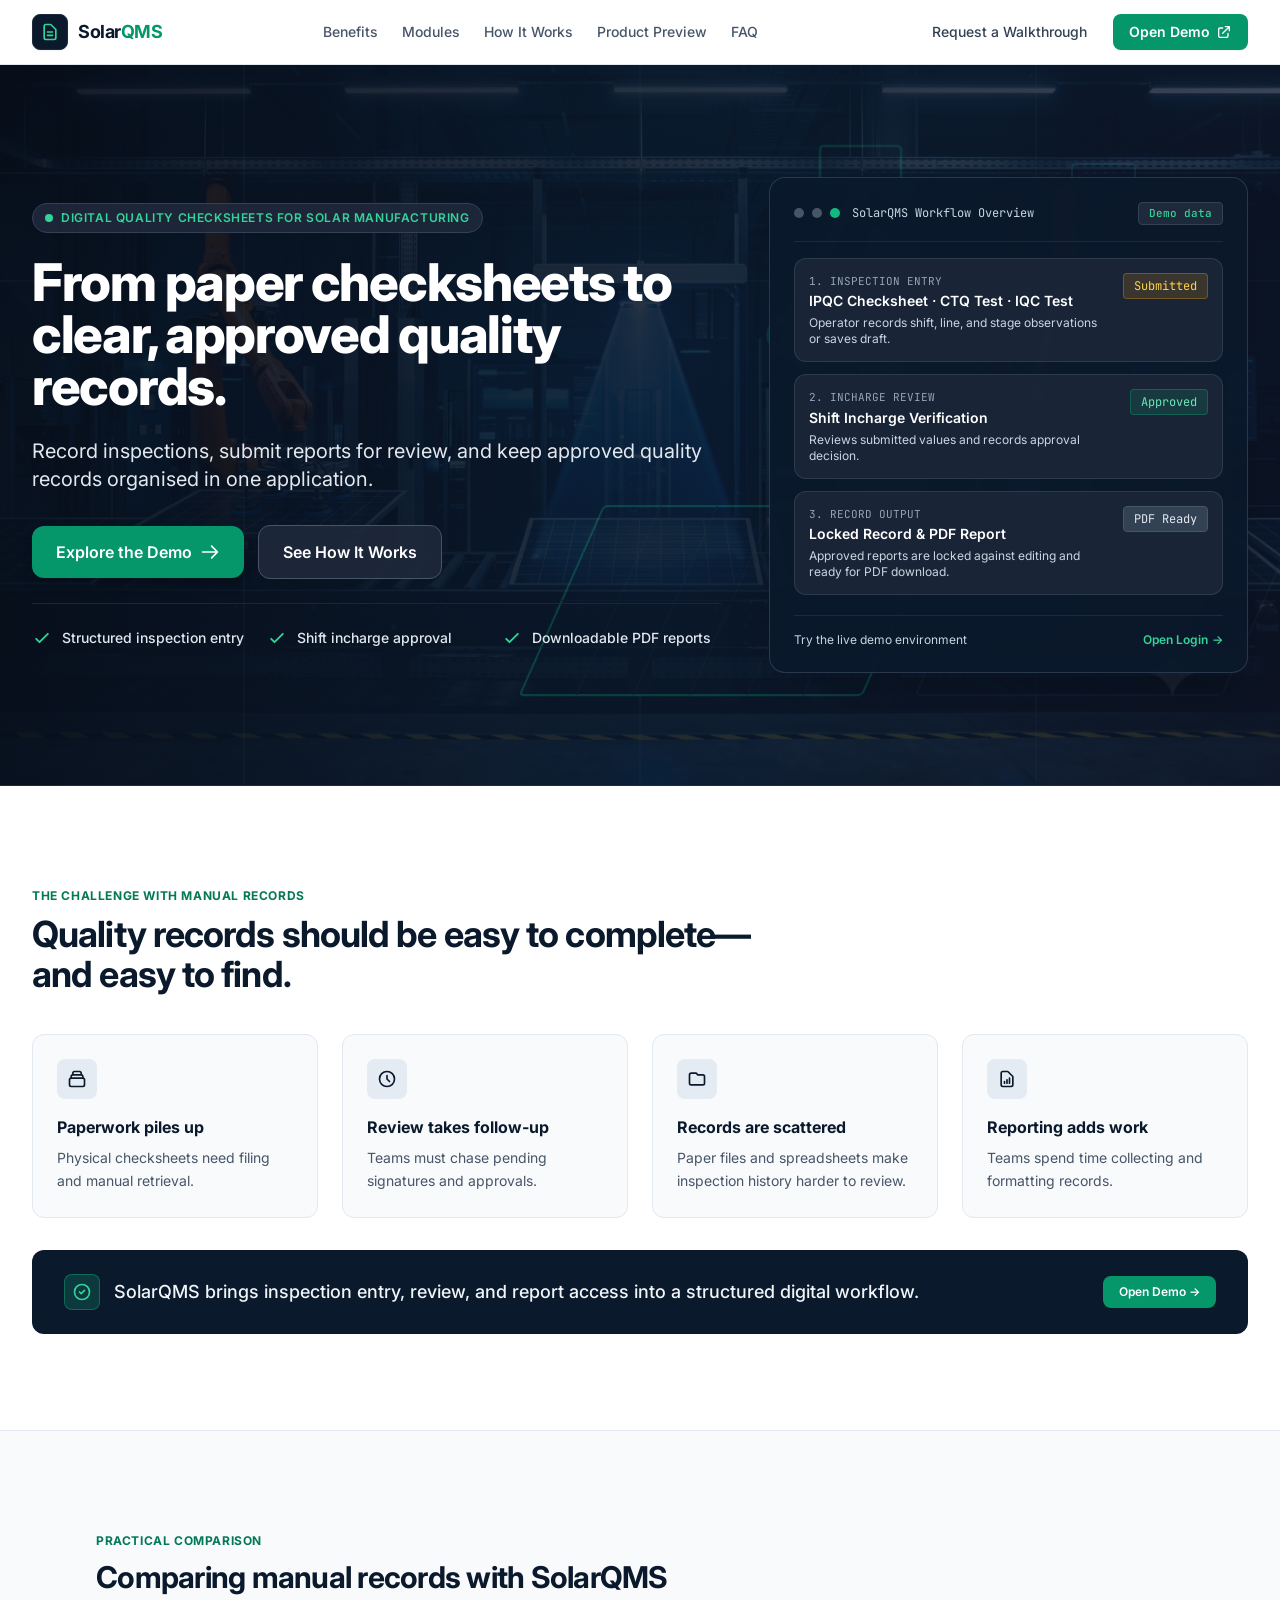
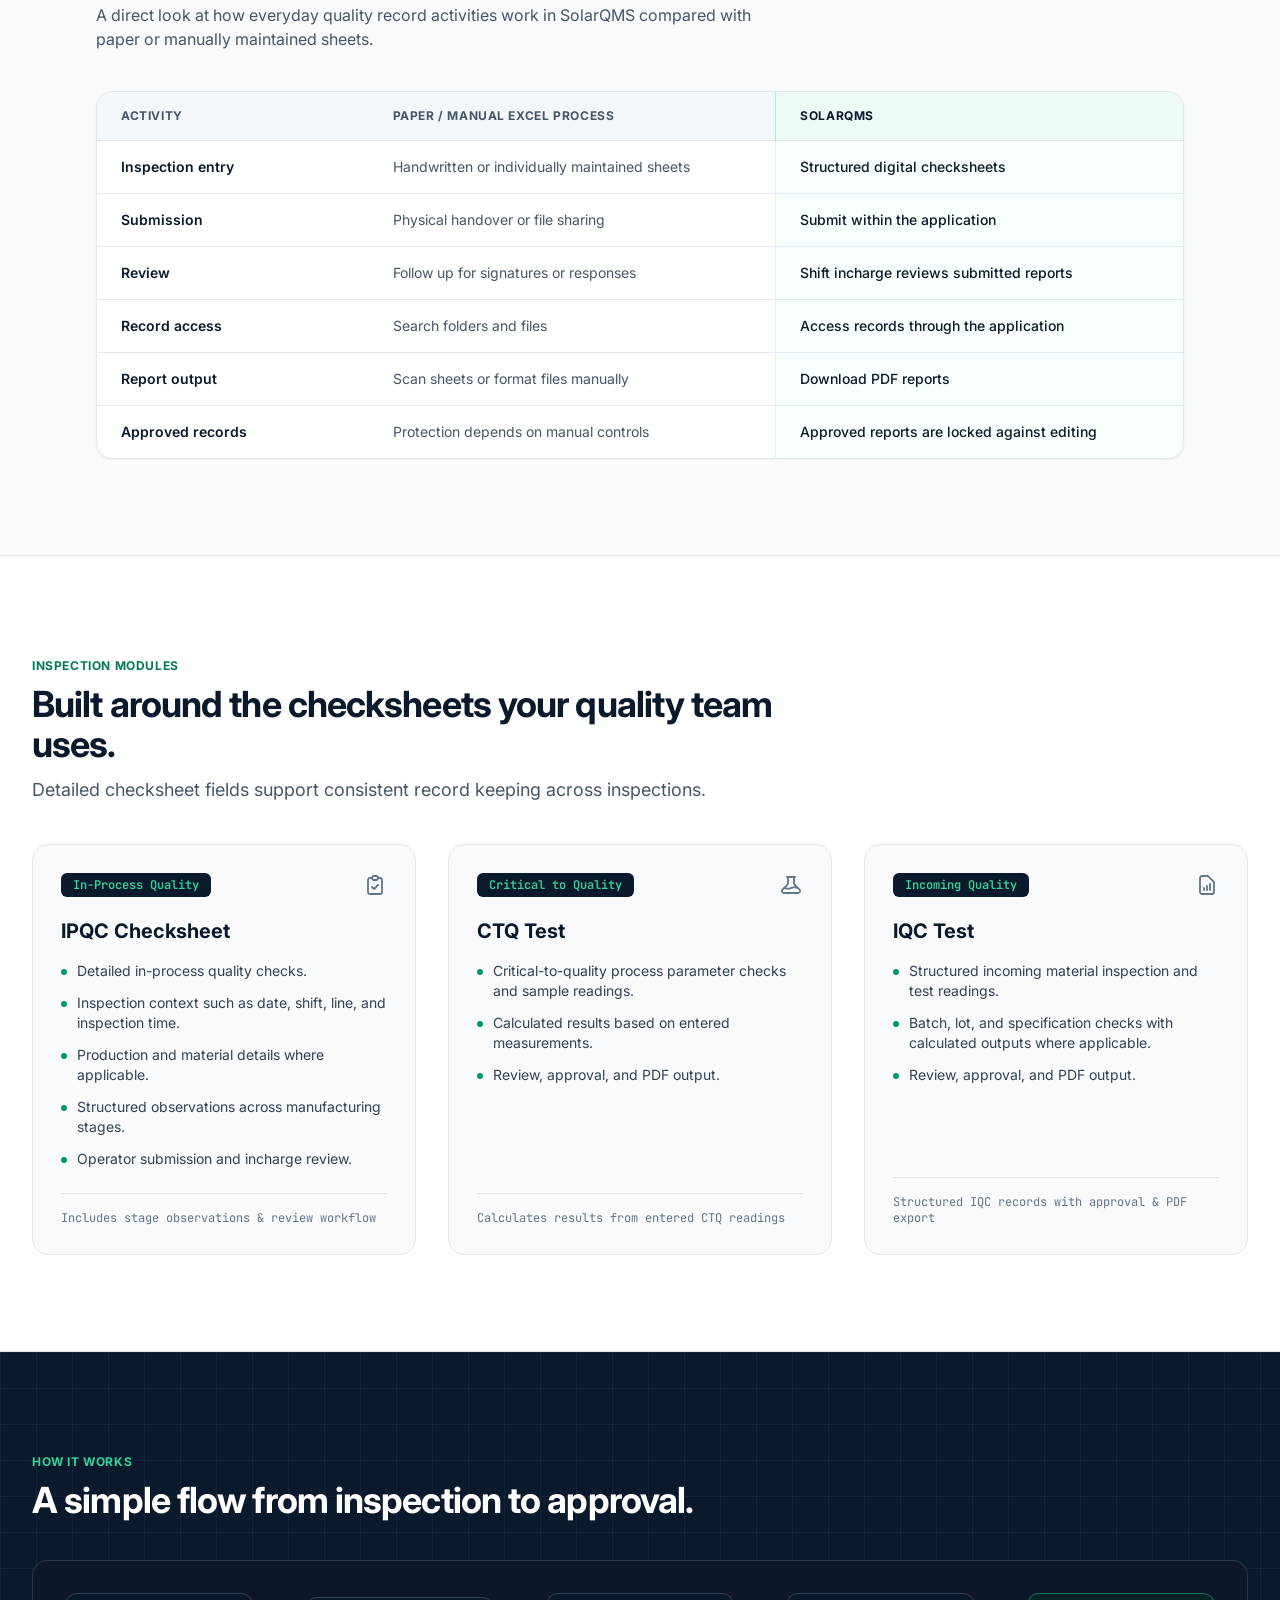
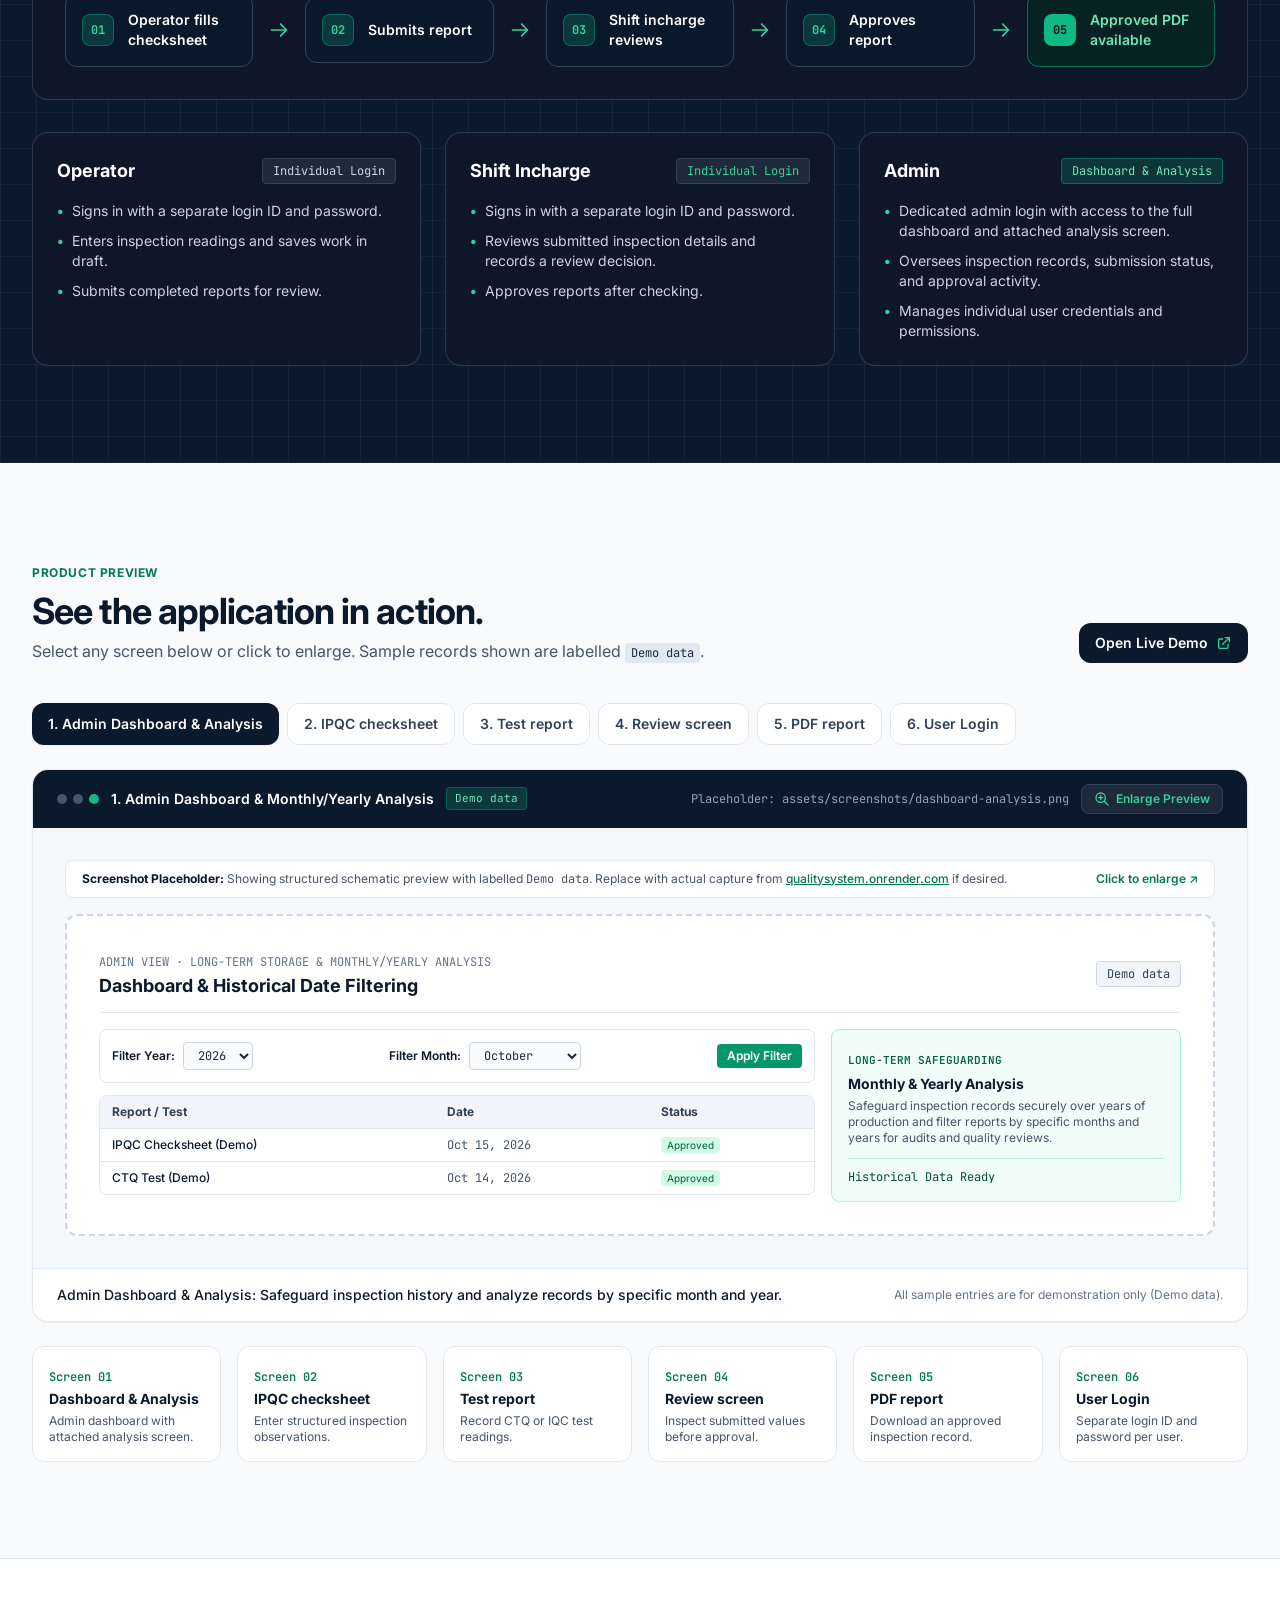
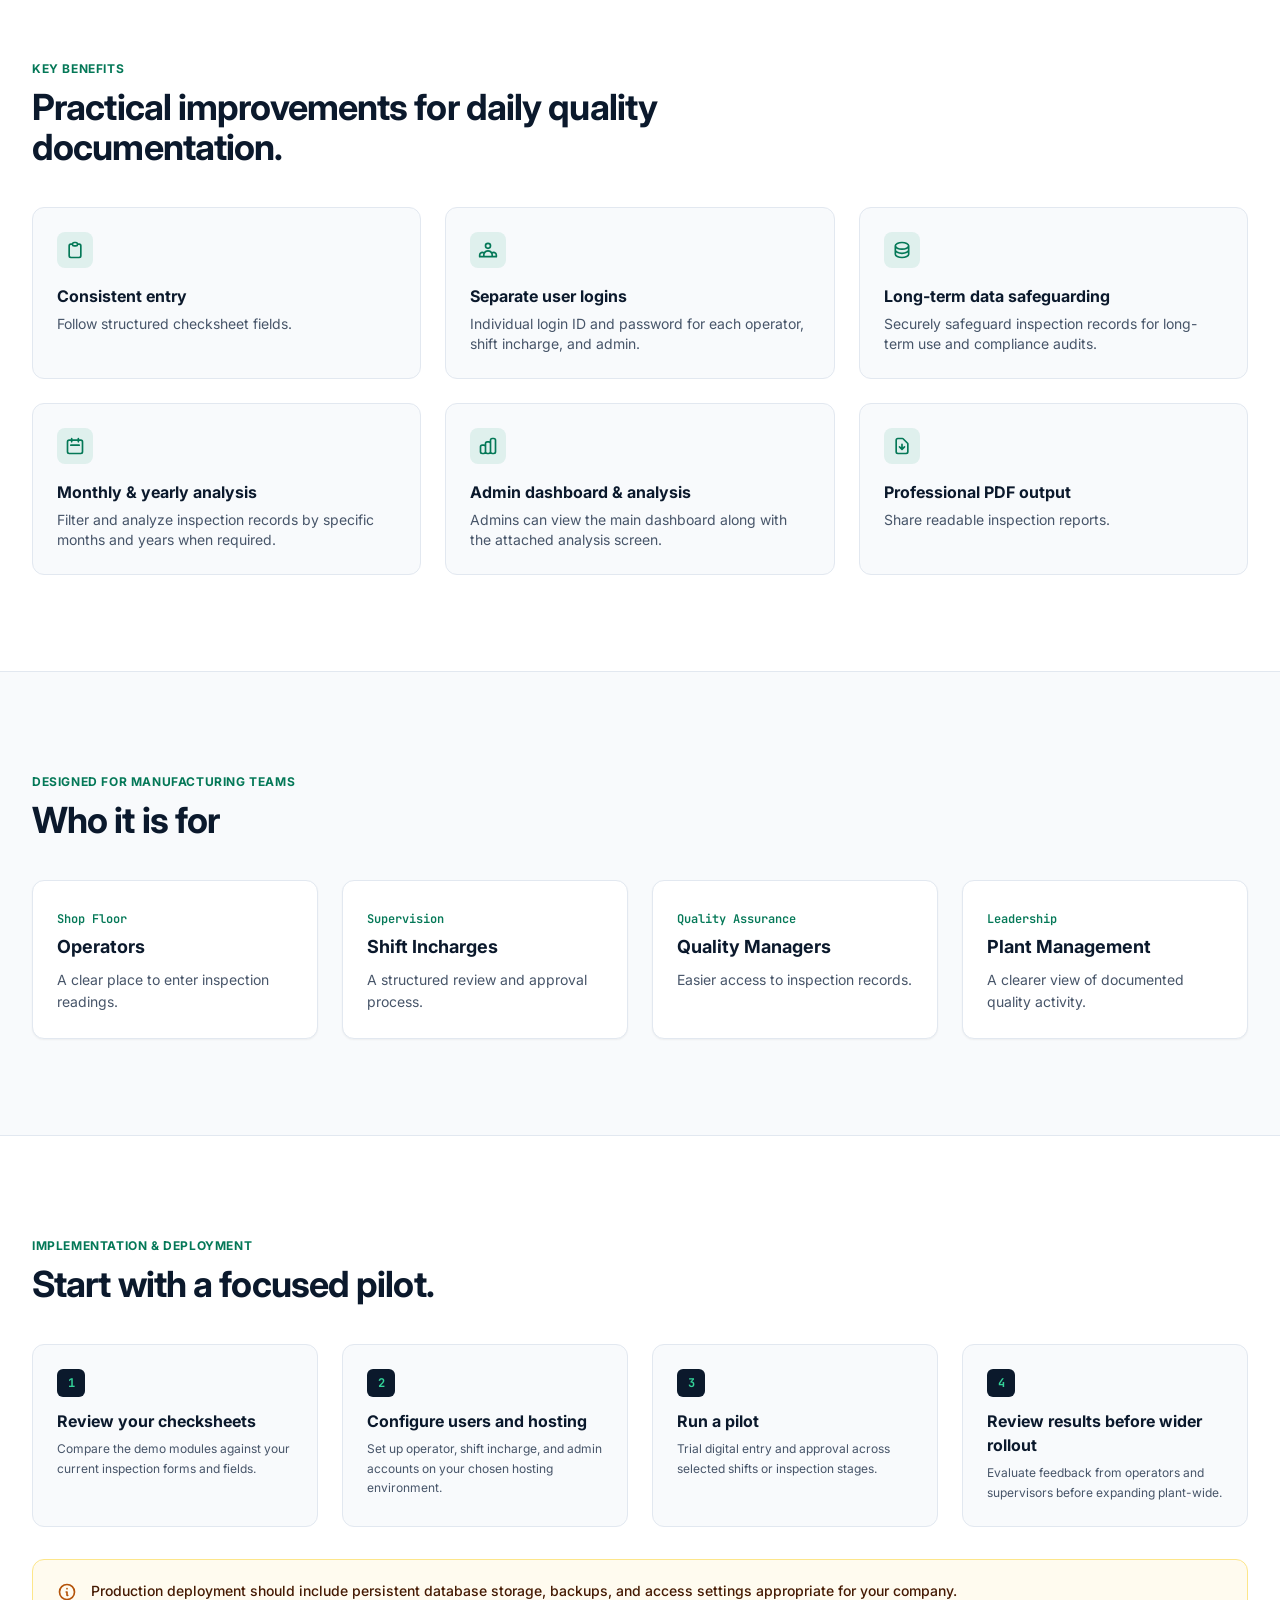
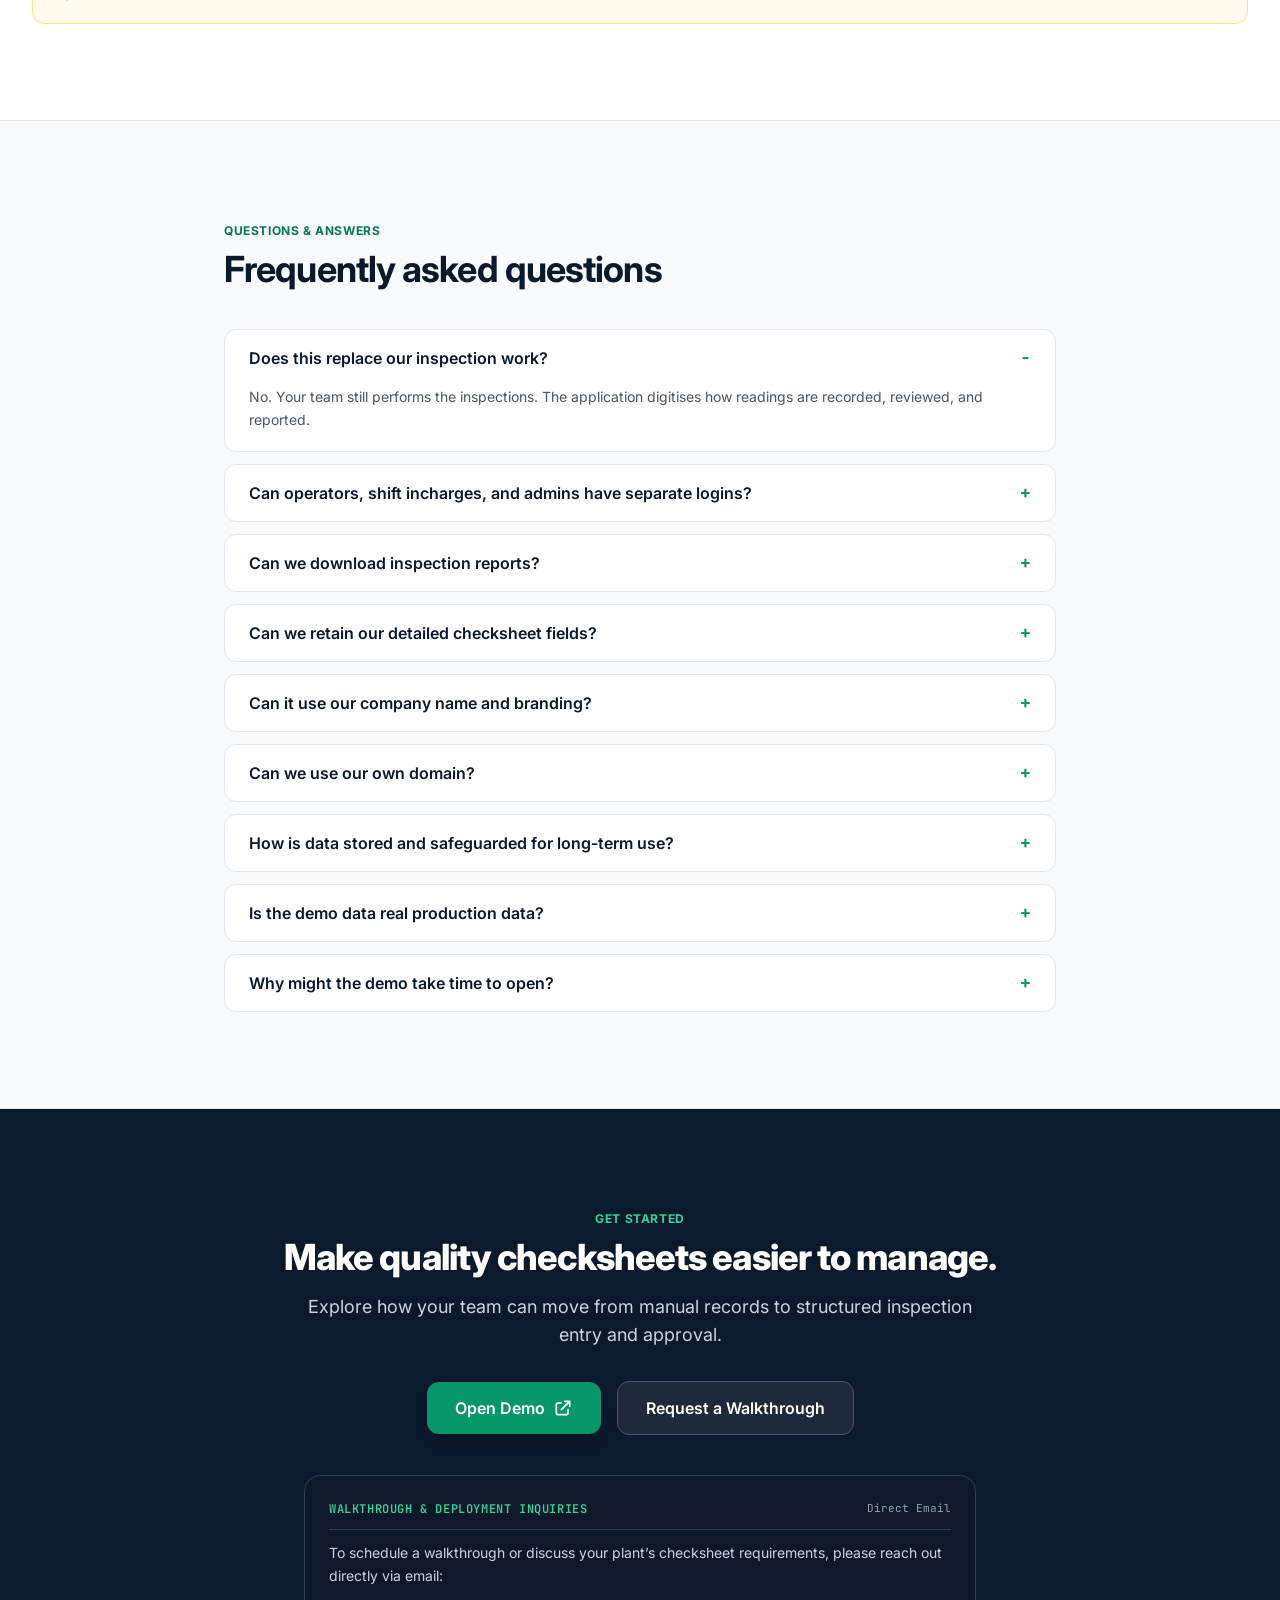
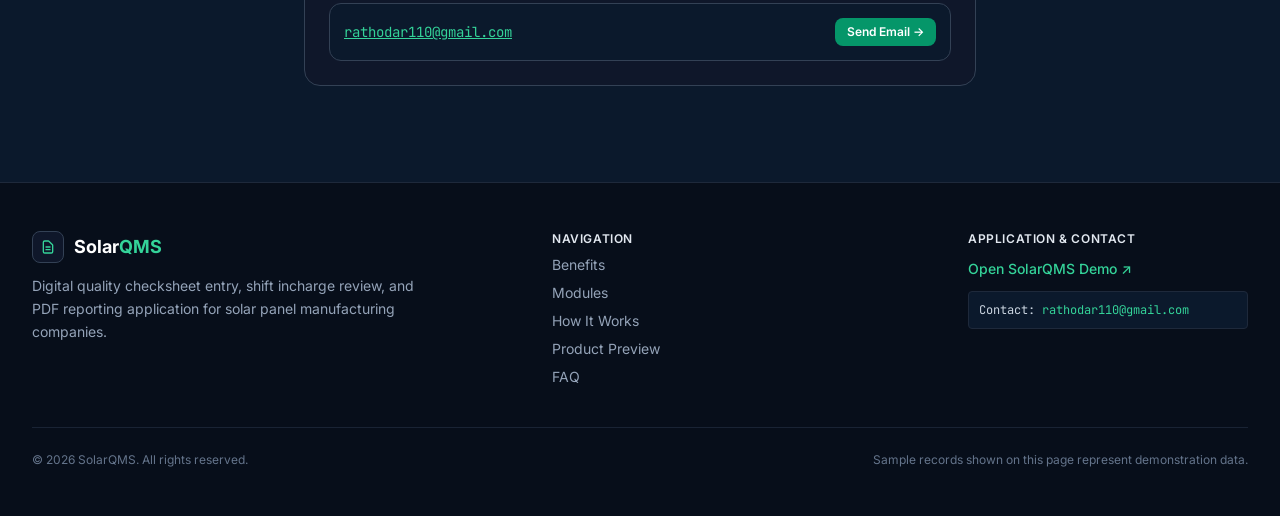
<file: marketing/vedtechnologies-site/index.html>
<!DOCTYPE html>
<html lang="en" class="scroll-smooth">
<head>
    <meta charset="UTF-8">
    <meta name="viewport" content="width=device-width, initial-scale=1.0">
    <title>SolarQMS | Digital Quality Checksheets for Solar Manufacturing</title>
    <meta name="description" content="Digitise solar manufacturing checksheets with structured inspection entry, shift incharge review, and downloadable PDF reports. Explore the SolarQMS demo.">
    
    <!-- Open Graph / Social Sharing Metadata -->
    <meta property="og:type" content="website">
    <meta property="og:title" content="SolarQMS | Digital Quality Checksheets for Solar Manufacturing">
    <meta property="og:description" content="Digitise solar manufacturing checksheets with structured inspection entry, shift incharge review, and downloadable PDF reports. Explore the SolarQMS demo.">
    <meta property="og:site_name" content="SolarQMS">
    <meta name="twitter:card" content="summary_large_image">
    <meta name="twitter:title" content="SolarQMS | Digital Quality Checksheets for Solar Manufacturing">
    <meta name="twitter:description" content="Record inspections, submit reports for review, and keep approved quality records organised in one application.">

    <!-- Inline SVG Favicon (Emerald & Deep Navy Checksheet Emblem) -->
    <link rel="icon" type="image/svg+xml" href="data:image/svg+xml,%3Csvg xmlns='http://www.w3.org/2000/svg' viewBox='0 0 32 32'%3E%3Crect width='32' height='32' rx='6' fill='%230F172A'/%3E%3Cpath d='M9 9h14v14H9z' fill='none' stroke='%2310B981' stroke-width='2'/%3E%3Cpath d='M12 16l3 3 5-6' fill='none' stroke='%2310B981' stroke-width='2.5' stroke-linecap='round' stroke-linejoin='round'/%3E%3C/svg%3E">

    <!-- Google Fonts: Inter & JetBrains Mono -->
    <link rel="preconnect" href="https://fonts.googleapis.com">
    <link rel="preconnect" href="https://fonts.gstatic.com" crossorigin>
    <link href="https://fonts.googleapis.com/css2?family=Inter:wght@400;500;600;700;800&family=JetBrains+Mono:wght@400;500;600&display=swap" rel="stylesheet">

    <!-- Tailwind CSS CDN -->
    <script src="assets/tailwind.js"></script>
    <script>
        tailwind.config = {
            theme: {
                extend: {
                    fontFamily: {
                        sans: ['Inter', 'system-ui', '-apple-system', 'sans-serif'],
                        mono: ['JetBrains Mono', 'monospace'],
                    },
                    colors: {
                        navy: {
                            950: '#070E1A',
                            900: '#0B192C',
                            800: '#0F172A',
                            700: '#1E293B',
                            600: '#334155',
                        }
                    }
                }
            }
        }
    </script>

    <style>
        /* Respect Reduced Motion Preferences */
        @media (prefers-reduced-motion: reduce) {
            html {
                scroll-behavior: auto !important;
            }
            *, *::before, *::after {
                animation-duration: 0.01ms !important;
                animation-iteration-count: 1 !important;
                transition-duration: 0.01ms !important;
                scroll-behavior: auto !important;
            }
        }

        /* High-Contrast Keyboard Focus Ring */
        :focus-visible {
            outline: 2px solid #10B981;
            outline-offset: 2px;
        }

        /* Hero Industrial Background Layer
           NOTE FOR DEPLOYMENT: If you have a local hero image file (e.g. assets/hero-solar-robotics.jpg),
           replace the url() in .hero-bg-image below. A built-in SVG industrial solar manufacturing
           line with robotic arms and solar panels is layered underneath so the hero always renders cleanly. */
        .hero-bg-image {
            background-color: #070E1A;
            background-image: 
                linear-gradient(105deg, rgba(7, 14, 26, 0.94) 0%, rgba(11, 25, 44, 0.88) 55%, rgba(15, 23, 42, 0.78) 100%),
                url('assets/hero-solar-manufacturing.webp');
            background-size: cover;
            background-position: center;
        }

        /* Subtle Industrial Blueprint Grid */
        .industrial-grid {
            background-size: 36px 36px;
            background-image: 
                linear-gradient(to right, rgba(148, 163, 184, 0.08) 1px, transparent 1px),
                linear-gradient(to bottom, rgba(148, 163, 184, 0.08) 1px, transparent 1px);
        }
    </style>
</head>
<body class="bg-slate-50 text-slate-900 font-sans antialiased selection:bg-emerald-500 selection:text-white">

    <!-- Skip to Content Link for Keyboard Accessibility -->
    <a href="#main-content" class="sr-only focus:not-sr-only focus:fixed focus:top-3 focus:left-3 focus:z-50 focus:px-4 focus:py-2 focus:bg-emerald-600 focus:text-white focus:font-semibold focus:rounded-lg shadow-lg">
        Skip to main content
    </a>

    <!-- =====================================================================
         3. NAVIGATION (COMPACT & STICKY HEADER)
    ====================================================================== -->
    <header class="sticky top-0 z-40 bg-white/95 backdrop-blur-md border-b border-slate-200">
        <div class="max-w-7xl mx-auto px-4 sm:px-6 lg:px-8 h-16 flex items-center justify-between">
            <!-- Logo: SolarQMS -->
            <a href="#" class="flex items-center gap-2.5 group focus:outline-none" aria-label="SolarQMS Home">
                <div class="w-9 h-9 rounded-lg bg-navy-900 flex items-center justify-center text-emerald-400 border border-slate-800 shadow-sm group-hover:bg-navy-800 transition-colors">
                    <svg class="w-5 h-5" fill="none" viewBox="0 0 24 24" stroke="currentColor" stroke-width="2" aria-hidden="true">
                        <path stroke-linecap="round" stroke-linejoin="round" d="M9 12h6m-6 4h6m2 5H7a2 2 0 01-2-2V5a2 2 0 012-2h5.586a1 1 0 01.707.293l5.414 5.414a1 1 0 01.293.707V19a2 2 0 01-2 2z" />
                    </svg>
                </div>
                <span class="font-bold text-lg tracking-tight text-navy-900">
                    Solar<span class="text-emerald-600">QMS</span>
                </span>
            </a>

            <!-- Desktop Navigation Links -->
            <nav class="hidden md:flex items-center gap-6 text-sm font-medium text-slate-600" aria-label="Primary Navigation">
                <a href="#benefits" class="hover:text-emerald-600 transition-colors py-1">Benefits</a>
                <a href="#modules" class="hover:text-emerald-600 transition-colors py-1">Modules</a>
                <a href="#how-it-works" class="hover:text-emerald-600 transition-colors py-1">How It Works</a>
                <a href="#product-preview" class="hover:text-emerald-600 transition-colors py-1">Product Preview</a>
                <a href="#faq" class="hover:text-emerald-600 transition-colors py-1">FAQ</a>
            </nav>

            <!-- Desktop Action Buttons -->
            <div class="hidden md:flex items-center gap-3">
                <a href="mailto:rathodar110@gmail.com?subject=SolarQMS%20Walkthrough%20Request" class="px-3.5 py-2 rounded-lg text-sm font-medium text-slate-700 hover:text-navy-900 hover:bg-slate-100 transition-colors">
                    Request a Walkthrough
                </a>
                <a href="https://qualitysystem.onrender.com/login" target="_blank" rel="noopener noreferrer" class="inline-flex items-center gap-1.5 px-4 py-2 rounded-lg text-sm font-semibold bg-emerald-600 text-white hover:bg-emerald-500 transition-colors shadow-sm">
                    <span>Open Demo</span>
                    <svg class="w-4 h-4" fill="none" viewBox="0 0 24 24" stroke="currentColor" stroke-width="2" aria-hidden="true">
                        <path stroke-linecap="round" stroke-linejoin="round" d="M10 6H6a2 2 0 00-2 2v10a2 2 0 002 2h10a2 2 0 002-2v-4M14 4h6m0 0v6m0-6L10 14" />
                    </svg>
                </a>
            </div>

            <!-- Mobile Menu Button -->
            <button id="mobile-menu-btn" type="button" onclick="toggleMobileMenu()" aria-expanded="false" aria-controls="mobile-menu" class="md:hidden inline-flex items-center justify-center p-2 rounded-lg text-slate-700 hover:bg-slate-100 focus:outline-none" aria-label="Toggle navigation menu">
                <svg id="menu-icon-open" class="w-6 h-6" fill="none" viewBox="0 0 24 24" stroke="currentColor" stroke-width="2">
                    <path stroke-linecap="round" stroke-linejoin="round" d="M4 6h16M4 12h16M4 18h16" />
                </svg>
                <svg id="menu-icon-close" class="w-6 h-6 hidden" fill="none" viewBox="0 0 24 24" stroke="currentColor" stroke-width="2">
                    <path stroke-linecap="round" stroke-linejoin="round" d="M6 18L18 6M6 6l12 12" />
                </svg>
            </button>
        </div>

        <!-- Mobile Navigation Drawer -->
        <div id="mobile-menu" class="hidden md:hidden border-t border-slate-200 bg-white px-4 pt-3 pb-5 space-y-3">
            <nav class="flex flex-col space-y-2 text-sm font-medium text-slate-700" aria-label="Mobile Navigation">
                <a href="#benefits" onclick="closeMobileMenu()" class="px-3 py-2 rounded-lg hover:bg-slate-100">Benefits</a>
                <a href="#modules" onclick="closeMobileMenu()" class="px-3 py-2 rounded-lg hover:bg-slate-100">Modules</a>
                <a href="#how-it-works" onclick="closeMobileMenu()" class="px-3 py-2 rounded-lg hover:bg-slate-100">How It Works</a>
                <a href="#product-preview" onclick="closeMobileMenu()" class="px-3 py-2 rounded-lg hover:bg-slate-100">Product Preview</a>
                <a href="#faq" onclick="closeMobileMenu()" class="px-3 py-2 rounded-lg hover:bg-slate-100">FAQ</a>
            </nav>
            <div class="pt-2 border-t border-slate-100 flex flex-col gap-2.5">
                <a href="https://qualitysystem.onrender.com/login" target="_blank" rel="noopener noreferrer" class="w-full inline-flex items-center justify-center gap-2 px-4 py-2.5 rounded-lg text-sm font-semibold bg-emerald-600 text-white hover:bg-emerald-500">
                    <span>Open Demo</span>
                    <svg class="w-4 h-4" fill="none" viewBox="0 0 24 24" stroke="currentColor" stroke-width="2" aria-hidden="true">
                        <path stroke-linecap="round" stroke-linejoin="round" d="M10 6H6a2 2 0 00-2 2v10a2 2 0 002 2h10a2 2 0 002-2v-4M14 4h6m0 0v6m0-6L10 14" />
                    </svg>
                </a>
                <a href="mailto:rathodar110@gmail.com?subject=SolarQMS%20Walkthrough%20Request" onclick="closeMobileMenu()" class="w-full inline-flex items-center justify-center px-4 py-2.5 rounded-lg text-sm font-medium border border-slate-300 text-slate-700 hover:bg-slate-50">
                    Request a Walkthrough
                </a>
            </div>
        </div>
    </header>

    <main id="main-content">

        <!-- =====================================================================
             4. HERO SECTION
             Uses solar manufacturing robotic arms & solar panels backdrop with dark overlay
        ====================================================================== -->
        <section class="relative hero-bg-image text-white overflow-hidden border-b border-slate-800">
            <!-- Architectural SVG Backdrop of Robotic Arms & Solar Panel Line (Ensures immediate visual fidelity + supports local image overlay) -->
            <div class="absolute inset-0 pointer-events-none opacity-25" aria-hidden="true">
                <svg class="w-full h-full object-cover" viewBox="0 0 1440 800" fill="none" xmlns="http://www.w3.org/2000/svg" preserveAspectRatio="xMidYMid slice">
                    <!-- Industrial Ceiling Grid -->
                    <g stroke="#334155" stroke-width="1">
                        <line x1="0" y1="120" x2="1440" y2="120"/>
                        <line x1="0" y1="240" x2="1440" y2="240"/>
                        <line x1="280" y1="0" x2="280" y2="800"/>
                        <line x1="720" y1="0" x2="720" y2="800"/>
                        <line x1="1160" y1="0" x2="1160" y2="800"/>
                    </g>
                    <!-- Robotic Arm 1 (Right-side Assembly) -->
                    <g stroke="#10B981" stroke-width="3" opacity="0.65">
                        <rect x="920" y="90" width="90" height="40" rx="4" fill="#0F172A"/>
                        <line x1="965" y1="130" x2="880" y2="300" stroke-width="14" stroke="#475569"/>
                        <circle cx="880" cy="300" r="18" fill="#0F172A" stroke="#10B981" stroke-width="3"/>
                        <line x1="880" y1="300" x2="990" y2="440" stroke-width="10" stroke="#64748B"/>
                        <circle cx="990" cy="440" r="14" fill="#0F172A" stroke="#10B981" stroke-width="3"/>
                        <!-- Vacuum Suction Gripper Holding Solar Module -->
                        <line x1="940" y1="465" x2="1040" y2="465" stroke-width="5" stroke="#10B981"/>
                    </g>
                    <!-- Robotic Arm 2 (Background Line) -->
                    <g stroke="#38BDF8" stroke-width="2" opacity="0.4">
                        <rect x="1200" y="110" width="70" height="30" rx="4" fill="#0F172A"/>
                        <line x1="1235" y1="140" x2="1160" y2="290" stroke-width="10" stroke="#334155"/>
                        <circle cx="1160" cy="290" r="14" fill="#0F172A" stroke="#10B981" stroke-width="2"/>
                        <line x1="1160" y1="290" x2="1240" y2="420" stroke-width="8" stroke="#475569"/>
                    </g>
                    <!-- Solar Panels on Automated Conveyor Line -->
                    <g transform="translate(680, 490) skewX(-24)">
                        <rect x="0" y="0" width="380" height="210" rx="4" fill="#0B192C" stroke="#10B981" stroke-width="2.5"/>
                        <!-- Solar Cells Grid -->
                        <line x1="63" y1="0" x2="63" y2="210" stroke="#1E293B" stroke-width="1.5"/>
                        <line x1="126" y1="0" x2="126" y2="210" stroke="#1E293B" stroke-width="1.5"/>
                        <line x1="189" y1="0" x2="189" y2="210" stroke="#1E293B" stroke-width="1.5"/>
                        <line x1="252" y1="0" x2="252" y2="210" stroke="#1E293B" stroke-width="1.5"/>
                        <line x1="315" y1="0" x2="315" y2="210" stroke="#1E293B" stroke-width="1.5"/>
                        <line x1="0" y1="52" x2="380" y2="52" stroke="#1E293B" stroke-width="1.5"/>
                        <line x1="0" y1="105" x2="380" y2="105" stroke="#1E293B" stroke-width="1.5"/>
                        <line x1="0" y1="157" x2="380" y2="157" stroke="#1E293B" stroke-width="1.5"/>
                    </g>
                    <g transform="translate(1120, 490) skewX(-24)" opacity="0.6">
                        <rect x="0" y="0" width="340" height="210" rx="4" fill="#0B192C" stroke="#334155" stroke-width="2"/>
                    </g>
                </svg>
            </div>

            <div class="relative max-w-7xl mx-auto px-4 sm:px-6 lg:px-8 py-20 lg:py-28">
                <div class="grid grid-cols-1 lg:grid-cols-12 gap-12 items-center">
                    
                    <!-- Hero Copy Column -->
                    <div class="lg:col-span-7 space-y-6">
                        <!-- Small Label -->
                        <div class="inline-flex items-center gap-2 px-3 py-1.5 rounded-full bg-slate-800/90 border border-slate-700 text-emerald-400 text-xs font-semibold tracking-wider uppercase">
                            <span class="w-2 h-2 rounded-full bg-emerald-400" aria-hidden="true"></span>
                            <span>DIGITAL QUALITY CHECKSHEETS FOR SOLAR MANUFACTURING</span>
                        </div>

                        <!-- Headline -->
                        <h1 class="text-3xl sm:text-5xl lg:text-[52px] font-extrabold tracking-tight text-white leading-[1.12]">
                            From paper checksheets to clear, approved quality records.
                        </h1>

                        <!-- Supporting Text -->
                        <p class="text-lg sm:text-xl text-slate-200 leading-relaxed max-w-2xl">
                            Record inspections, submit reports for review, and keep approved quality records organised in one application.
                        </p>

                        <!-- Primary & Secondary Buttons -->
                        <div class="flex flex-col sm:flex-row sm:items-center gap-3.5 pt-2">
                            <a href="https://qualitysystem.onrender.com/login" target="_blank" rel="noopener noreferrer" class="inline-flex items-center justify-center gap-2 px-6 py-3.5 rounded-xl text-base font-semibold bg-emerald-600 text-white hover:bg-emerald-500 transition-colors shadow-lg">
                                <span>Explore the Demo</span>
                                <svg class="w-5 h-5" fill="none" viewBox="0 0 24 24" stroke="currentColor" stroke-width="2" aria-hidden="true">
                                    <path stroke-linecap="round" stroke-linejoin="round" d="M14 5l7 7m0 0l-7 7m7-7H3" />
                                </svg>
                            </a>
                            <a href="#how-it-works" class="inline-flex items-center justify-center gap-2 px-6 py-3.5 rounded-xl text-base font-semibold bg-slate-800/90 text-white border border-slate-600 hover:bg-slate-700 transition-colors">
                                <span>See How It Works</span>
                            </a>
                        </div>

                        <!-- Three Short Benefits -->
                        <div class="pt-6 border-t border-slate-800/90 grid grid-cols-1 sm:grid-cols-3 gap-4 text-sm font-medium text-slate-200">
                            <div class="flex items-center gap-2.5">
                                <svg class="w-5 h-5 text-emerald-400 shrink-0" fill="none" viewBox="0 0 24 24" stroke="currentColor" stroke-width="2.2" aria-hidden="true">
                                    <path stroke-linecap="round" stroke-linejoin="round" d="M5 13l4 4L19 7" />
                                </svg>
                                <span>Structured inspection entry</span>
                            </div>
                            <div class="flex items-center gap-2.5">
                                <svg class="w-5 h-5 text-emerald-400 shrink-0" fill="none" viewBox="0 0 24 24" stroke="currentColor" stroke-width="2.2" aria-hidden="true">
                                    <path stroke-linecap="round" stroke-linejoin="round" d="M5 13l4 4L19 7" />
                                </svg>
                                <span>Shift incharge approval</span>
                            </div>
                            <div class="flex items-center gap-2.5">
                                <svg class="w-5 h-5 text-emerald-400 shrink-0" fill="none" viewBox="0 0 24 24" stroke="currentColor" stroke-width="2.2" aria-hidden="true">
                                    <path stroke-linecap="round" stroke-linejoin="round" d="M5 13l4 4L19 7" />
                                </svg>
                                <span>Downloadable PDF reports</span>
                            </div>
                        </div>
                    </div>

                    <!-- Hero Right Column: Clean Schematic Summary of the Digital Workflow -->
                    <div class="lg:col-span-5">
                        <div class="rounded-2xl bg-navy-900/90 border border-slate-700/80 p-5 sm:p-6 shadow-2xl backdrop-blur-sm">
                            <div class="flex items-center justify-between pb-4 mb-4 border-b border-slate-800">
                                <div class="flex items-center gap-2">
                                    <span class="w-2.5 h-2.5 rounded-full bg-slate-600"></span>
                                    <span class="w-2.5 h-2.5 rounded-full bg-slate-600"></span>
                                    <span class="w-2.5 h-2.5 rounded-full bg-emerald-500"></span>
                                    <span class="text-xs font-mono text-slate-300 ml-1">SolarQMS Workflow Overview</span>
                                </div>
                                <span class="px-2.5 py-0.5 rounded text-[11px] font-mono font-medium bg-slate-800 text-emerald-400 border border-slate-700">
                                    Demo data
                                </span>
                            </div>

                            <!-- Structured Summary Cards -->
                            <div class="space-y-3">
                                <div class="p-3.5 rounded-xl bg-slate-800/80 border border-slate-700/80 flex items-start justify-between gap-3">
                                    <div>
                                        <span class="text-[11px] font-mono uppercase text-slate-400 block">1. Inspection Entry</span>
                                        <p class="text-sm font-semibold text-white mt-0.5">IPQC Checksheet · CTQ Test · IQC Test</p>
                                        <p class="text-xs text-slate-300 mt-1">Operator records shift, line, and stage observations or saves draft.</p>
                                    </div>
                                    <span class="px-2.5 py-1 rounded text-xs font-mono bg-amber-500/15 text-amber-300 border border-amber-500/30 shrink-0">
                                        Submitted
                                    </span>
                                </div>

                                <div class="p-3.5 rounded-xl bg-slate-800/80 border border-slate-700/80 flex items-start justify-between gap-3">
                                    <div>
                                        <span class="text-[11px] font-mono uppercase text-slate-400 block">2. Incharge Review</span>
                                        <p class="text-sm font-semibold text-white mt-0.5">Shift Incharge Verification</p>
                                        <p class="text-xs text-slate-300 mt-1">Reviews submitted values and records approval decision.</p>
                                    </div>
                                    <span class="px-2.5 py-1 rounded text-xs font-mono bg-emerald-500/15 text-emerald-300 border border-emerald-500/30 shrink-0">
                                        Approved
                                    </span>
                                </div>

                                <div class="p-3.5 rounded-xl bg-slate-800/80 border border-slate-700/80 flex items-start justify-between gap-3">
                                    <div>
                                        <span class="text-[11px] font-mono uppercase text-slate-400 block">3. Record Output</span>
                                        <p class="text-sm font-semibold text-white mt-0.5">Locked Record &amp; PDF Report</p>
                                        <p class="text-xs text-slate-300 mt-1">Approved reports are locked against editing and ready for PDF download.</p>
                                    </div>
                                    <span class="px-2.5 py-1 rounded text-xs font-mono bg-slate-700 text-slate-200 border border-slate-600 shrink-0">
                                        PDF Ready
                                    </span>
                                </div>
                            </div>

                            <div class="mt-5 pt-4 border-t border-slate-800 flex items-center justify-between text-xs text-slate-300">
                                <span>Try the live demo environment</span>
                                <a href="https://qualitysystem.onrender.com/login" target="_blank" rel="noopener noreferrer" class="text-emerald-400 hover:text-emerald-300 font-semibold inline-flex items-center gap-1">
                                    <span>Open Login</span>
                                    <span aria-hidden="true">→</span>
                                </a>
                            </div>
                        </div>
                    </div>

                </div>
            </div>
        </section>

        <!-- =====================================================================
             5. THE PROBLEM WITH TRADITIONAL CHECKSHEETS
        ====================================================================== -->
        <section class="py-16 lg:py-24 bg-white border-b border-slate-200">
            <div class="max-w-7xl mx-auto px-4 sm:px-6 lg:px-8">
                <div class="max-w-3xl">
                    <span class="text-xs font-bold uppercase tracking-wider text-emerald-700">The Challenge with Manual Records</span>
                    <h2 class="mt-2 text-2xl sm:text-3xl lg:text-4xl font-bold text-navy-900 tracking-tight">
                        Quality records should be easy to complete—and easy to find.
                    </h2>
                </div>

                <!-- Four Concise Problem Cards -->
                <div class="mt-10 grid grid-cols-1 sm:grid-cols-2 lg:grid-cols-4 gap-6">
                    <!-- Card 1 -->
                    <div class="rounded-xl bg-slate-50 border border-slate-200 p-6">
                        <div class="w-10 h-10 rounded-lg bg-slate-200/80 text-navy-900 flex items-center justify-center mb-4">
                            <svg class="w-5 h-5" fill="none" viewBox="0 0 24 24" stroke="currentColor" stroke-width="2" aria-hidden="true">
                                <path stroke-linecap="round" stroke-linejoin="round" d="M19 11H5m14 0a2 2 0 012 2v6a2 2 0 01-2 2H5a2 2 0 01-2-2v-6a2 2 0 012-2m14 0V9a2 2 0 00-2-2M5 11V9a2 2 0 012-2m0 0V5a2 2 0 012-2h6a2 2 0 012 2v2M7 7h10" />
                            </svg>
                        </div>
                        <h3 class="text-base font-bold text-navy-900">Paperwork piles up</h3>
                        <p class="mt-2 text-sm text-slate-600 leading-relaxed">
                            Physical checksheets need filing and manual retrieval.
                        </p>
                    </div>

                    <!-- Card 2 -->
                    <div class="rounded-xl bg-slate-50 border border-slate-200 p-6">
                        <div class="w-10 h-10 rounded-lg bg-slate-200/80 text-navy-900 flex items-center justify-center mb-4">
                            <svg class="w-5 h-5" fill="none" viewBox="0 0 24 24" stroke="currentColor" stroke-width="2" aria-hidden="true">
                                <path stroke-linecap="round" stroke-linejoin="round" d="M12 8v4l3 3m6-3a9 9 0 11-18 0 9 9 0 0118 0z" />
                            </svg>
                        </div>
                        <h3 class="text-base font-bold text-navy-900">Review takes follow-up</h3>
                        <p class="mt-2 text-sm text-slate-600 leading-relaxed">
                            Teams must chase pending signatures and approvals.
                        </p>
                    </div>

                    <!-- Card 3 -->
                    <div class="rounded-xl bg-slate-50 border border-slate-200 p-6">
                        <div class="w-10 h-10 rounded-lg bg-slate-200/80 text-navy-900 flex items-center justify-center mb-4">
                            <svg class="w-5 h-5" fill="none" viewBox="0 0 24 24" stroke="currentColor" stroke-width="2" aria-hidden="true">
                                <path stroke-linecap="round" stroke-linejoin="round" d="M3 7v10a2 2 0 002 2h14a2 2 0 002-2V9a2 2 0 00-2-2h-6l-2-2H5a2 2 0 00-2 2z" />
                            </svg>
                        </div>
                        <h3 class="text-base font-bold text-navy-900">Records are scattered</h3>
                        <p class="mt-2 text-sm text-slate-600 leading-relaxed">
                            Paper files and spreadsheets make inspection history harder to review.
                        </p>
                    </div>

                    <!-- Card 4 -->
                    <div class="rounded-xl bg-slate-50 border border-slate-200 p-6">
                        <div class="w-10 h-10 rounded-lg bg-slate-200/80 text-navy-900 flex items-center justify-center mb-4">
                            <svg class="w-5 h-5" fill="none" viewBox="0 0 24 24" stroke="currentColor" stroke-width="2" aria-hidden="true">
                                <path stroke-linecap="round" stroke-linejoin="round" d="M9 17v-2m3 2v-4m3 4v-6m2 10H7a2 2 0 01-2-2V5a2 2 0 012-2h5.586a1 1 0 01.707.293l5.414 5.414a1 1 0 01.293.707V19a2 2 0 01-2 2z" />
                            </svg>
                        </div>
                        <h3 class="text-base font-bold text-navy-900">Reporting adds work</h3>
                        <p class="mt-2 text-sm text-slate-600 leading-relaxed">
                            Teams spend time collecting and formatting records.
                        </p>
                    </div>
                </div>

                <!-- Summary Callout Banner -->
                <div class="mt-8 rounded-xl bg-navy-900 text-white p-6 sm:px-8 flex flex-col sm:flex-row sm:items-center justify-between gap-4">
                    <div class="flex items-center gap-3.5">
                        <div class="w-9 h-9 rounded-lg bg-emerald-500/20 border border-emerald-500/40 text-emerald-400 flex items-center justify-center shrink-0">
                            <svg class="w-5 h-5" fill="none" viewBox="0 0 24 24" stroke="currentColor" stroke-width="2" aria-hidden="true">
                                <path stroke-linecap="round" stroke-linejoin="round" d="M9 12l2 2 4-4m6 2a9 9 0 11-18 0 9 9 0 0118 0z" />
                            </svg>
                        </div>
                        <p class="text-base sm:text-lg font-medium text-slate-100">
                            SolarQMS brings inspection entry, review, and report access into a structured digital workflow.
                        </p>
                    </div>
                    <a href="https://qualitysystem.onrender.com/login" target="_blank" rel="noopener noreferrer" class="inline-flex items-center justify-center px-4 py-2 rounded-lg text-xs font-semibold bg-emerald-600 text-white hover:bg-emerald-500 shrink-0 transition-colors">
                        Open Demo →
                    </a>
                </div>
            </div>
        </section>

        <!-- =====================================================================
             6. PAPER AND EXCEL COMPARISON TABLE
        ====================================================================== -->
        <section class="py-16 lg:py-24 bg-slate-50 border-b border-slate-200">
            <div class="max-w-6xl mx-auto px-4 sm:px-6 lg:px-8">
                <div class="max-w-2xl mb-10">
                    <span class="text-xs font-bold uppercase tracking-wider text-emerald-700">Practical Comparison</span>
                    <h2 class="mt-2 text-2xl sm:text-3xl font-bold text-navy-900 tracking-tight">
                        Comparing manual records with SolarQMS
                    </h2>
                    <p class="mt-2 text-base text-slate-600">
                        A direct look at how everyday quality record activities work in SolarQMS compared with paper or manually maintained sheets.
                    </p>
                </div>

                <div class="bg-white rounded-2xl border border-slate-200 shadow-sm overflow-hidden">
                    <div class="overflow-x-auto">
                        <table class="w-full text-left border-collapse">
                            <thead>
                                <tr class="border-b border-slate-200 bg-slate-100/80 text-xs font-semibold uppercase tracking-wider text-slate-600">
                                    <th scope="col" class="py-4 px-6 w-1/4">Activity</th>
                                    <th scope="col" class="py-4 px-6 w-3/8">Paper / manual Excel process</th>
                                    <th scope="col" class="py-4 px-6 w-3/8 bg-emerald-50/70 text-navy-900 border-l border-emerald-200">
                                        SolarQMS
                                    </th>
                                </tr>
                            </thead>
                            <tbody class="divide-y divide-slate-200 text-sm">
                                <tr class="hover:bg-slate-50/80">
                                    <th scope="row" class="py-4 px-6 font-semibold text-navy-900">Inspection entry</th>
                                    <td class="py-4 px-6 text-slate-600">Handwritten or individually maintained sheets</td>
                                    <td class="py-4 px-6 bg-emerald-50/30 font-medium text-navy-900 border-l border-emerald-100">Structured digital checksheets</td>
                                </tr>
                                <tr class="hover:bg-slate-50/80">
                                    <th scope="row" class="py-4 px-6 font-semibold text-navy-900">Submission</th>
                                    <td class="py-4 px-6 text-slate-600">Physical handover or file sharing</td>
                                    <td class="py-4 px-6 bg-emerald-50/30 font-medium text-navy-900 border-l border-emerald-100">Submit within the application</td>
                                </tr>
                                <tr class="hover:bg-slate-50/80">
                                    <th scope="row" class="py-4 px-6 font-semibold text-navy-900">Review</th>
                                    <td class="py-4 px-6 text-slate-600">Follow up for signatures or responses</td>
                                    <td class="py-4 px-6 bg-emerald-50/30 font-medium text-navy-900 border-l border-emerald-100">Shift incharge reviews submitted reports</td>
                                </tr>
                                <tr class="hover:bg-slate-50/80">
                                    <th scope="row" class="py-4 px-6 font-semibold text-navy-900">Record access</th>
                                    <td class="py-4 px-6 text-slate-600">Search folders and files</td>
                                    <td class="py-4 px-6 bg-emerald-50/30 font-medium text-navy-900 border-l border-emerald-100">Access records through the application</td>
                                </tr>
                                <tr class="hover:bg-slate-50/80">
                                    <th scope="row" class="py-4 px-6 font-semibold text-navy-900">Report output</th>
                                    <td class="py-4 px-6 text-slate-600">Scan sheets or format files manually</td>
                                    <td class="py-4 px-6 bg-emerald-50/30 font-medium text-navy-900 border-l border-emerald-100">Download PDF reports</td>
                                </tr>
                                <tr class="hover:bg-slate-50/80">
                                    <th scope="row" class="py-4 px-6 font-semibold text-navy-900">Approved records</th>
                                    <td class="py-4 px-6 text-slate-600">Protection depends on manual controls</td>
                                    <td class="py-4 px-6 bg-emerald-50/30 font-medium text-navy-900 border-l border-emerald-100">Approved reports are locked against editing</td>
                                </tr>
                            </tbody>
                        </table>
                    </div>
                </div>
            </div>
        </section>

        <!-- =====================================================================
             7. INSPECTION MODULES
        ====================================================================== -->
        <section id="modules" class="py-16 lg:py-24 bg-white border-b border-slate-200">
            <div class="max-w-7xl mx-auto px-4 sm:px-6 lg:px-8">
                <div class="max-w-3xl">
                    <span class="text-xs font-bold uppercase tracking-wider text-emerald-700">Inspection Modules</span>
                    <h2 class="mt-2 text-2xl sm:text-3xl lg:text-4xl font-bold text-navy-900 tracking-tight">
                        Built around the checksheets your quality team uses.
                    </h2>
                    <p class="mt-3 text-base sm:text-lg text-slate-600">
                        Detailed checksheet fields support consistent record keeping across inspections.
                    </p>
                </div>

                <!-- Three Verified Module Cards -->
                <div class="mt-10 grid grid-cols-1 lg:grid-cols-3 gap-8">
                    
                    <!-- Module 1: IPQC Checksheet -->
                    <div class="rounded-2xl bg-slate-50 border border-slate-200 p-7 flex flex-col justify-between">
                        <div>
                            <div class="flex items-center justify-between gap-2 mb-5">
                                <span class="px-3 py-1 rounded-md text-xs font-mono font-semibold bg-navy-900 text-emerald-400">
                                    In-Process Quality
                                </span>
                                <svg class="w-6 h-6 text-slate-500" fill="none" viewBox="0 0 24 24" stroke="currentColor" stroke-width="1.8" aria-hidden="true">
                                    <path stroke-linecap="round" stroke-linejoin="round" d="M9 5H7a2 2 0 00-2 2v12a2 2 0 002 2h10a2 2 0 002-2V7a2 2 0 00-2-2h-2M9 5a2 2 0 002 2h2a2 2 0 002-2M9 5a2 2 0 012-2h2a2 2 0 012 2m-6 9l2 2 4-4" />
                                </svg>
                            </div>
                            <h3 class="text-xl font-bold text-navy-900 mb-4">IPQC Checksheet</h3>
                            <ul class="space-y-3 text-sm text-slate-700">
                                <li class="flex items-start gap-2.5">
                                    <span class="w-1.5 h-1.5 rounded-full bg-emerald-600 mt-2 shrink-0"></span>
                                    <span>Detailed in-process quality checks.</span>
                                </li>
                                <li class="flex items-start gap-2.5">
                                    <span class="w-1.5 h-1.5 rounded-full bg-emerald-600 mt-2 shrink-0"></span>
                                    <span>Inspection context such as date, shift, line, and inspection time.</span>
                                </li>
                                <li class="flex items-start gap-2.5">
                                    <span class="w-1.5 h-1.5 rounded-full bg-emerald-600 mt-2 shrink-0"></span>
                                    <span>Production and material details where applicable.</span>
                                </li>
                                <li class="flex items-start gap-2.5">
                                    <span class="w-1.5 h-1.5 rounded-full bg-emerald-600 mt-2 shrink-0"></span>
                                    <span>Structured observations across manufacturing stages.</span>
                                </li>
                                <li class="flex items-start gap-2.5">
                                    <span class="w-1.5 h-1.5 rounded-full bg-emerald-600 mt-2 shrink-0"></span>
                                    <span>Operator submission and incharge review.</span>
                                </li>
                            </ul>
                        </div>
                        <div class="mt-6 pt-4 border-t border-slate-200 text-xs font-mono text-slate-500">
                            Includes stage observations &amp; review workflow
                        </div>
                    </div>

                    <!-- Module 2: CTQ Test -->
                    <div class="rounded-2xl bg-slate-50 border border-slate-200 p-7 flex flex-col justify-between">
                        <div>
                            <div class="flex items-center justify-between gap-2 mb-5">
                                <span class="px-3 py-1 rounded-md text-xs font-mono font-semibold bg-navy-900 text-emerald-400">
                                    Critical to Quality
                                </span>
                                <svg class="w-6 h-6 text-slate-500" fill="none" viewBox="0 0 24 24" stroke="currentColor" stroke-width="1.8" aria-hidden="true">
                                    <path stroke-linecap="round" stroke-linejoin="round" d="M19.428 15.428a2 2 0 00-1.022-.547l-2.387-.477a6 6 0 00-3.86.517l-.318.158a6 6 0 01-3.86.517L6.05 15.21a2 2 0 00-1.806.547M8 4h8l-1 1v5.172a2 2 0 00.586 1.414l5 5c1.26 1.26.367 3.414-1.415 3.414H4.828c-1.782 0-2.674-2.154-1.414-3.414l5-5A2 2 0 009 10.172V5L8 4z" />
                                </svg>
                            </div>
                            <h3 class="text-xl font-bold text-navy-900 mb-4">CTQ Test</h3>
                            <ul class="space-y-3 text-sm text-slate-700">
                                <li class="flex items-start gap-2.5">
                                    <span class="w-1.5 h-1.5 rounded-full bg-emerald-600 mt-2 shrink-0"></span>
                                    <span>Critical-to-quality process parameter checks and sample readings.</span>
                                </li>
                                <li class="flex items-start gap-2.5">
                                    <span class="w-1.5 h-1.5 rounded-full bg-emerald-600 mt-2 shrink-0"></span>
                                    <span>Calculated results based on entered measurements.</span>
                                </li>
                                <li class="flex items-start gap-2.5">
                                    <span class="w-1.5 h-1.5 rounded-full bg-emerald-600 mt-2 shrink-0"></span>
                                    <span>Review, approval, and PDF output.</span>
                                </li>
                            </ul>
                        </div>
                        <div class="mt-6 pt-4 border-t border-slate-200 text-xs font-mono text-slate-500">
                            Calculates results from entered CTQ readings
                        </div>
                    </div>

                    <!-- Module 3: IQC Test -->
                    <div class="rounded-2xl bg-slate-50 border border-slate-200 p-7 flex flex-col justify-between">
                        <div>
                            <div class="flex items-center justify-between gap-2 mb-5">
                                <span class="px-3 py-1 rounded-md text-xs font-mono font-semibold bg-navy-900 text-emerald-400">
                                    Incoming Quality
                                </span>
                                <svg class="w-6 h-6 text-slate-500" fill="none" viewBox="0 0 24 24" stroke="currentColor" stroke-width="1.8" aria-hidden="true">
                                    <path stroke-linecap="round" stroke-linejoin="round" d="M9 17v-2m3 2v-4m3 4v-6m2 10H7a2 2 0 01-2-2V5a2 2 0 012-2h5.586a1 1 0 01.707.293l5.414 5.414a1 1 0 01.293.707V19a2 2 0 01-2 2z" />
                                </svg>
                            </div>
                            <h3 class="text-xl font-bold text-navy-900 mb-4">IQC Test</h3>
                            <ul class="space-y-3 text-sm text-slate-700">
                                <li class="flex items-start gap-2.5">
                                    <span class="w-1.5 h-1.5 rounded-full bg-emerald-600 mt-2 shrink-0"></span>
                                    <span>Structured incoming material inspection and test readings.</span>
                                </li>
                                <li class="flex items-start gap-2.5">
                                    <span class="w-1.5 h-1.5 rounded-full bg-emerald-600 mt-2 shrink-0"></span>
                                    <span>Batch, lot, and specification checks with calculated outputs where applicable.</span>
                                </li>
                                <li class="flex items-start gap-2.5">
                                    <span class="w-1.5 h-1.5 rounded-full bg-emerald-600 mt-2 shrink-0"></span>
                                    <span>Review, approval, and PDF output.</span>
                                </li>
                            </ul>
                        </div>
                        <div class="mt-6 pt-4 border-t border-slate-200 text-xs font-mono text-slate-500">
                            Structured IQC records with approval &amp; PDF export
                        </div>
                    </div>

                </div>
            </div>
        </section>

        <!-- =====================================================================
             8. SIMPLE WORKFLOW DIAGRAM & ROLE CARDS
        ====================================================================== -->
        <section id="how-it-works" class="py-16 lg:py-24 bg-navy-900 text-white border-b border-slate-800 industrial-grid">
            <div class="max-w-7xl mx-auto px-4 sm:px-6 lg:px-8">
                <div class="max-w-3xl">
                    <span class="text-xs font-bold uppercase tracking-wider text-emerald-400">How It Works</span>
                    <h2 class="mt-2 text-2xl sm:text-3xl lg:text-4xl font-bold text-white tracking-tight">
                        A simple flow from inspection to approval.
                    </h2>
                </div>

                <!-- 5-Step Workflow Diagram (Horizontal on Desktop, Vertical on Mobile) -->
                <div class="mt-10 bg-navy-800/90 border border-slate-700/80 rounded-2xl p-6 sm:p-8">
                    <ol class="flex flex-col lg:flex-row items-stretch lg:items-center justify-between gap-4">
                        
                        <!-- Step 1 -->
                        <li class="flex-1 bg-navy-900/90 border border-slate-700 rounded-xl p-4 flex items-center gap-3.5">
                            <span class="w-8 h-8 rounded-lg bg-emerald-500/20 border border-emerald-500/40 text-emerald-400 font-mono text-xs font-bold flex items-center justify-center shrink-0">01</span>
                            <span class="text-sm font-semibold text-white">Operator fills checksheet</span>
                        </li>

                        <!-- Connector -->
                        <li class="flex justify-center text-emerald-400" aria-hidden="true">
                            <svg class="w-5 h-5 rotate-90 lg:rotate-0" fill="none" viewBox="0 0 24 24" stroke="currentColor" stroke-width="2">
                                <path stroke-linecap="round" stroke-linejoin="round" d="M14 5l7 7m0 0l-7 7m7-7H3" />
                            </svg>
                        </li>

                        <!-- Step 2 -->
                        <li class="flex-1 bg-navy-900/90 border border-slate-700 rounded-xl p-4 flex items-center gap-3.5">
                            <span class="w-8 h-8 rounded-lg bg-emerald-500/20 border border-emerald-500/40 text-emerald-400 font-mono text-xs font-bold flex items-center justify-center shrink-0">02</span>
                            <span class="text-sm font-semibold text-white">Submits report</span>
                        </li>

                        <!-- Connector -->
                        <li class="flex justify-center text-emerald-400" aria-hidden="true">
                            <svg class="w-5 h-5 rotate-90 lg:rotate-0" fill="none" viewBox="0 0 24 24" stroke="currentColor" stroke-width="2">
                                <path stroke-linecap="round" stroke-linejoin="round" d="M14 5l7 7m0 0l-7 7m7-7H3" />
                            </svg>
                        </li>

                        <!-- Step 3 -->
                        <li class="flex-1 bg-navy-900/90 border border-slate-700 rounded-xl p-4 flex items-center gap-3.5">
                            <span class="w-8 h-8 rounded-lg bg-emerald-500/20 border border-emerald-500/40 text-emerald-400 font-mono text-xs font-bold flex items-center justify-center shrink-0">03</span>
                            <span class="text-sm font-semibold text-white">Shift incharge reviews</span>
                        </li>

                        <!-- Connector -->
                        <li class="flex justify-center text-emerald-400" aria-hidden="true">
                            <svg class="w-5 h-5 rotate-90 lg:rotate-0" fill="none" viewBox="0 0 24 24" stroke="currentColor" stroke-width="2">
                                <path stroke-linecap="round" stroke-linejoin="round" d="M14 5l7 7m0 0l-7 7m7-7H3" />
                            </svg>
                        </li>

                        <!-- Step 4 -->
                        <li class="flex-1 bg-navy-900/90 border border-slate-700 rounded-xl p-4 flex items-center gap-3.5">
                            <span class="w-8 h-8 rounded-lg bg-emerald-500/20 border border-emerald-500/40 text-emerald-400 font-mono text-xs font-bold flex items-center justify-center shrink-0">04</span>
                            <span class="text-sm font-semibold text-white">Approves report</span>
                        </li>

                        <!-- Connector -->
                        <li class="flex justify-center text-emerald-400" aria-hidden="true">
                            <svg class="w-5 h-5 rotate-90 lg:rotate-0" fill="none" viewBox="0 0 24 24" stroke="currentColor" stroke-width="2">
                                <path stroke-linecap="round" stroke-linejoin="round" d="M14 5l7 7m0 0l-7 7m7-7H3" />
                            </svg>
                        </li>

                        <!-- Step 5 -->
                        <li class="flex-1 bg-emerald-950/60 border border-emerald-500/50 rounded-xl p-4 flex items-center gap-3.5">
                            <span class="w-8 h-8 rounded-lg bg-emerald-500 text-navy-950 font-mono text-xs font-bold flex items-center justify-center shrink-0">05</span>
                            <span class="text-sm font-semibold text-emerald-300">Approved PDF available</span>
                        </li>

                    </ol>
                </div>

                <!-- Three Role Cards -->
                <div class="mt-8 grid grid-cols-1 md:grid-cols-3 gap-6">
                    
                    <!-- Role 1: Operator -->
                    <div class="rounded-2xl bg-navy-800/90 border border-slate-700/80 p-6">
                        <div class="flex items-center justify-between mb-4">
                            <h3 class="text-lg font-bold text-white">Operator</h3>
                            <span class="text-xs font-mono px-2.5 py-1 rounded bg-slate-800 text-slate-300 border border-slate-700">Individual Login</span>
                        </div>
                        <ul class="space-y-2.5 text-sm text-slate-300">
                            <li class="flex items-start gap-2">
                                <span class="text-emerald-400 font-bold">•</span>
                                <span>Signs in with a separate login ID and password.</span>
                            </li>
                            <li class="flex items-start gap-2">
                                <span class="text-emerald-400 font-bold">•</span>
                                <span>Enters inspection readings and saves work in draft.</span>
                            </li>
                            <li class="flex items-start gap-2">
                                <span class="text-emerald-400 font-bold">•</span>
                                <span>Submits completed reports for review.</span>
                            </li>
                        </ul>
                    </div>

                    <!-- Role 2: Shift Incharge -->
                    <div class="rounded-2xl bg-navy-800/90 border border-slate-700/80 p-6">
                        <div class="flex items-center justify-between mb-4">
                            <h3 class="text-lg font-bold text-white">Shift Incharge</h3>
                            <span class="text-xs font-mono px-2.5 py-1 rounded bg-slate-800 text-emerald-400 border border-slate-700">Individual Login</span>
                        </div>
                        <ul class="space-y-2.5 text-sm text-slate-300">
                            <li class="flex items-start gap-2">
                                <span class="text-emerald-400 font-bold">•</span>
                                <span>Signs in with a separate login ID and password.</span>
                            </li>
                            <li class="flex items-start gap-2">
                                <span class="text-emerald-400 font-bold">•</span>
                                <span>Reviews submitted inspection details and records a review decision.</span>
                            </li>
                            <li class="flex items-start gap-2">
                                <span class="text-emerald-400 font-bold">•</span>
                                <span>Approves reports after checking.</span>
                            </li>
                        </ul>
                    </div>

                    <!-- Role 3: Admin -->
                    <div class="rounded-2xl bg-navy-800/90 border border-slate-700/80 p-6">
                        <div class="flex items-center justify-between mb-4">
                            <h3 class="text-lg font-bold text-white">Admin</h3>
                            <span class="text-xs font-mono px-2.5 py-1 rounded bg-emerald-500/20 text-emerald-300 border border-emerald-500/40">Dashboard &amp; Analysis</span>
                        </div>
                        <ul class="space-y-2.5 text-sm text-slate-300">
                            <li class="flex items-start gap-2">
                                <span class="text-emerald-400 font-bold">•</span>
                                <span>Dedicated admin login with access to the full dashboard and attached analysis screen.</span>
                            </li>
                            <li class="flex items-start gap-2">
                                <span class="text-emerald-400 font-bold">•</span>
                                <span>Oversees inspection records, submission status, and approval activity.</span>
                            </li>
                            <li class="flex items-start gap-2">
                                <span class="text-emerald-400 font-bold">•</span>
                                <span>Manages individual user credentials and permissions.</span>
                            </li>
                        </ul>
                    </div>

                </div>
            </div>
        </section>

        <!-- =====================================================================
             9. PRODUCT SCREENSHOTS (INTERACTIVE GALLERY + CLICK TO ENLARGE)
             Uses clearly labelled demo placeholders & schematic previews without inventing stats
        ====================================================================== -->
        <section id="product-preview" class="py-16 lg:py-24 bg-slate-50 border-b border-slate-200">
            <div class="max-w-7xl mx-auto px-4 sm:px-6 lg:px-8">
                <div class="flex flex-col md:flex-row md:items-end justify-between gap-4 mb-10">
                    <div>
                        <span class="text-xs font-bold uppercase tracking-wider text-emerald-700">Product Preview</span>
                        <h2 class="mt-2 text-2xl sm:text-3xl lg:text-4xl font-bold text-navy-900 tracking-tight">
                            See the application in action.
                        </h2>
                        <p class="mt-2 text-base text-slate-600">
                            Select any screen below or click to enlarge. Sample records shown are labelled <span class="font-mono text-xs bg-slate-200 px-1.5 py-0.5 rounded text-slate-800">Demo data</span>.
                        </p>
                    </div>
                    <a href="https://qualitysystem.onrender.com/login" target="_blank" rel="noopener noreferrer" class="inline-flex items-center gap-2 px-4 py-2.5 rounded-xl text-sm font-semibold bg-navy-900 text-white hover:bg-navy-800 self-start md:self-auto">
                        <span>Open Live Demo</span>
                        <svg class="w-4 h-4 text-emerald-400" fill="none" viewBox="0 0 24 24" stroke="currentColor" stroke-width="2" aria-hidden="true">
                            <path stroke-linecap="round" stroke-linejoin="round" d="M10 6H6a2 2 0 00-2 2v10a2 2 0 002 2h10a2 2 0 002-2v-4M14 4h6m0 0v6m0-6L10 14" />
                        </svg>
                    </a>
                </div>

                <!-- Tab Buttons for the 6 Screens -->
                <div class="flex flex-wrap gap-2 mb-6" role="tablist" aria-label="Application Screen Previews">
                    <button type="button" role="tab" id="tab-btn-0" aria-selected="true" aria-controls="preview-panel" onclick="selectScreen(0)" class="screen-tab-btn px-4 py-2.5 rounded-xl text-sm font-semibold bg-navy-900 text-white shadow-sm transition-colors">
                        1. Admin Dashboard &amp; Analysis
                    </button>
                    <button type="button" role="tab" id="tab-btn-1" aria-selected="false" aria-controls="preview-panel" onclick="selectScreen(1)" class="screen-tab-btn px-4 py-2.5 rounded-xl text-sm font-semibold bg-white text-slate-700 border border-slate-200 hover:bg-slate-100 transition-colors">
                        2. IPQC checksheet
                    </button>
                    <button type="button" role="tab" id="tab-btn-2" aria-selected="false" aria-controls="preview-panel" onclick="selectScreen(2)" class="screen-tab-btn px-4 py-2.5 rounded-xl text-sm font-semibold bg-white text-slate-700 border border-slate-200 hover:bg-slate-100 transition-colors">
                        3. Test report
                    </button>
                    <button type="button" role="tab" id="tab-btn-3" aria-selected="false" aria-controls="preview-panel" onclick="selectScreen(3)" class="screen-tab-btn px-4 py-2.5 rounded-xl text-sm font-semibold bg-white text-slate-700 border border-slate-200 hover:bg-slate-100 transition-colors">
                        4. Review screen
                    </button>
                    <button type="button" role="tab" id="tab-btn-4" aria-selected="false" aria-controls="preview-panel" onclick="selectScreen(4)" class="screen-tab-btn px-4 py-2.5 rounded-xl text-sm font-semibold bg-white text-slate-700 border border-slate-200 hover:bg-slate-100 transition-colors">
                        5. PDF report
                    </button>
                    <button type="button" role="tab" id="tab-btn-5" aria-selected="false" aria-controls="preview-panel" onclick="selectScreen(5)" class="screen-tab-btn px-4 py-2.5 rounded-xl text-sm font-semibold bg-white text-slate-700 border border-slate-200 hover:bg-slate-100 transition-colors">
                        6. User Login
                    </button>
                </div>

                <!-- Active Screen Preview Frame -->
                <div id="preview-panel" role="tabpanel" class="bg-white rounded-2xl border border-slate-200 shadow-sm overflow-hidden">
                    <!-- Top Browser/Window Bar -->
                    <div class="bg-navy-900 text-white px-4 sm:px-6 py-3.5 flex flex-wrap items-center justify-between gap-3">
                        <div class="flex items-center gap-3">
                            <div class="flex items-center gap-1.5" aria-hidden="true">
                                <span class="w-2.5 h-2.5 rounded-full bg-slate-600"></span>
                                <span class="w-2.5 h-2.5 rounded-full bg-slate-600"></span>
                                <span class="w-2.5 h-2.5 rounded-full bg-emerald-500"></span>
                            </div>
                            <span id="preview-title" class="font-semibold text-sm text-white">1. Dashboard</span>
                            <span class="px-2 py-0.5 rounded text-[11px] font-mono bg-emerald-500/20 text-emerald-300 border border-emerald-500/30">
                                Demo data
                            </span>
                        </div>
                        <div class="flex items-center gap-3">
                            <span id="preview-asset-path" class="hidden sm:inline text-xs font-mono text-slate-400">
                                Placeholder: assets/screenshots/dashboard.png
                            </span>
                            <button type="button" onclick="openLightbox()" class="inline-flex items-center gap-1.5 px-3 py-1.5 rounded-lg text-xs font-semibold bg-slate-800 text-emerald-400 hover:bg-slate-700 border border-slate-700 transition-colors">
                                <svg class="w-4 h-4" fill="none" viewBox="0 0 24 24" stroke="currentColor" stroke-width="2" aria-hidden="true">
                                    <path stroke-linecap="round" stroke-linejoin="round" d="M21 21l-6-6m2-5a7 7 0 11-14 0 7 7 0 0114 0zM10 7v3m0 0v3m0-3h3m-3 0H7" />
                                </svg>
                                <span>Enlarge Preview</span>
                            </button>
                        </div>
                    </div>

                    <!-- Screen Visual Container -->
                    <div class="p-5 sm:p-8 bg-slate-100/70">
                        <!-- Note for Developer/Owner to drop in actual image files -->
                        <div class="mb-4 px-4 py-2.5 rounded-lg bg-white border border-slate-200 flex flex-wrap items-center justify-between gap-2 text-xs text-slate-600">
                            <span>
                                <strong class="text-navy-900">Screenshot Placeholder:</strong> Showing structured schematic preview with labelled <span class="font-mono">Demo data</span>. Replace with actual capture from <a href="https://qualitysystem.onrender.com/login" target="_blank" rel="noopener noreferrer" class="text-emerald-700 underline font-medium">qualitysystem.onrender.com</a> if desired.
                            </span>
                            <button type="button" onclick="openLightbox()" class="text-emerald-700 font-semibold hover:underline">
                                Click to enlarge ↗
                            </button>
                        </div>

                        <!-- Dynamic Schematic Preview Box (Clickable to enlarge) -->
                        <div id="preview-schematic-box" onclick="openLightbox()" tabindex="0" onkeydown="if(event.key==='Enter'||event.key===' '){event.preventDefault();openLightbox();}" role="button" aria-label="Enlarge current screen preview" class="cursor-pointer rounded-xl bg-white border-2 border-dashed border-slate-300 hover:border-emerald-500 transition-colors p-5 sm:p-8 min-h-[320px] flex flex-col justify-between">
                            <!-- Populated by JavaScript based on selected tab -->
                        </div>
                    </div>

                    <!-- Readable Caption Footer -->
                    <div class="px-6 py-4 bg-white border-t border-slate-200 flex flex-col sm:flex-row sm:items-center justify-between gap-2">
                        <p id="preview-caption" class="text-sm font-medium text-navy-900">
                            Admin Dashboard &amp; Analysis: View inspection records, report status, and the attached quality analysis screen.
                        </p>
                        <span class="text-xs text-slate-500">All sample entries are for demonstration only (Demo data).</span>
                    </div>
                </div>

                <!-- Thumbnail Quick-Select Grid Below -->
                <div class="mt-6 grid grid-cols-1 sm:grid-cols-2 lg:grid-cols-6 gap-4">
                    <button type="button" onclick="selectScreen(0)" class="text-left p-4 rounded-xl bg-white border border-slate-200 hover:border-emerald-500 transition-colors">
                        <span class="text-xs font-mono text-emerald-700 font-semibold">Screen 01</span>
                        <h3 class="text-sm font-bold text-navy-900 mt-0.5">Dashboard &amp; Analysis</h3>
                        <p class="text-xs text-slate-600 mt-1">Admin dashboard with attached analysis screen.</p>
                    </button>
                    <button type="button" onclick="selectScreen(1)" class="text-left p-4 rounded-xl bg-white border border-slate-200 hover:border-emerald-500 transition-colors">
                        <span class="text-xs font-mono text-emerald-700 font-semibold">Screen 02</span>
                        <h3 class="text-sm font-bold text-navy-900 mt-0.5">IPQC checksheet</h3>
                        <p class="text-xs text-slate-600 mt-1">Enter structured inspection observations.</p>
                    </button>
                    <button type="button" onclick="selectScreen(2)" class="text-left p-4 rounded-xl bg-white border border-slate-200 hover:border-emerald-500 transition-colors">
                        <span class="text-xs font-mono text-emerald-700 font-semibold">Screen 03</span>
                        <h3 class="text-sm font-bold text-navy-900 mt-0.5">Test report</h3>
                        <p class="text-xs text-slate-600 mt-1">Record CTQ or IQC test readings.</p>
                    </button>
                    <button type="button" onclick="selectScreen(3)" class="text-left p-4 rounded-xl bg-white border border-slate-200 hover:border-emerald-500 transition-colors">
                        <span class="text-xs font-mono text-emerald-700 font-semibold">Screen 04</span>
                        <h3 class="text-sm font-bold text-navy-900 mt-0.5">Review screen</h3>
                        <p class="text-xs text-slate-600 mt-1">Inspect submitted values before approval.</p>
                    </button>
                    <button type="button" onclick="selectScreen(4)" class="text-left p-4 rounded-xl bg-white border border-slate-200 hover:border-emerald-500 transition-colors">
                        <span class="text-xs font-mono text-emerald-700 font-semibold">Screen 05</span>
                        <h3 class="text-sm font-bold text-navy-900 mt-0.5">PDF report</h3>
                        <p class="text-xs text-slate-600 mt-1">Download an approved inspection record.</p>
                    </button>
                    <button type="button" onclick="selectScreen(5)" class="text-left p-4 rounded-xl bg-white border border-slate-200 hover:border-emerald-500 transition-colors">
                        <span class="text-xs font-mono text-emerald-700 font-semibold">Screen 06</span>
                        <h3 class="text-sm font-bold text-navy-900 mt-0.5">User Login</h3>
                        <p class="text-xs text-slate-600 mt-1">Separate login ID and password per user.</p>
                    </button>
                </div>
            </div>
        </section>

        <!-- =====================================================================
             10. KEY BENEFITS (SIX SHORT CARDS)
        ====================================================================== -->
        <section id="benefits" class="py-16 lg:py-24 bg-white border-b border-slate-200">
            <div class="max-w-7xl mx-auto px-4 sm:px-6 lg:px-8">
                <div class="max-w-3xl">
                    <span class="text-xs font-bold uppercase tracking-wider text-emerald-700">Key Benefits</span>
                    <h2 class="mt-2 text-2xl sm:text-3xl lg:text-4xl font-bold text-navy-900 tracking-tight">
                        Practical improvements for daily quality documentation.
                    </h2>
                </div>

                <div class="mt-10 grid grid-cols-1 sm:grid-cols-2 lg:grid-cols-3 gap-6">
                    <!-- Benefit 1 -->
                    <div class="rounded-xl bg-slate-50 border border-slate-200 p-6">
                        <div class="w-9 h-9 rounded-lg bg-emerald-600/10 text-emerald-700 flex items-center justify-center mb-4">
                            <svg class="w-5 h-5" fill="none" viewBox="0 0 24 24" stroke="currentColor" stroke-width="2" aria-hidden="true">
                                <path stroke-linecap="round" stroke-linejoin="round" d="M9 5H7a2 2 0 00-2 2v12a2 2 0 002 2h10a2 2 0 002-2V7a2 2 0 00-2-2h-2M9 5a2 2 0 002 2h2a2 2 0 002-2M9 5a2 2 0 012-2h2a2 2 0 012 2" />
                            </svg>
                        </div>
                        <h3 class="text-base font-bold text-navy-900">Consistent entry</h3>
                        <p class="mt-1.5 text-sm text-slate-600">
                            Follow structured checksheet fields.
                        </p>
                    </div>

                    <!-- Benefit 2 -->
                    <div class="rounded-xl bg-slate-50 border border-slate-200 p-6">
                        <div class="w-9 h-9 rounded-lg bg-emerald-600/10 text-emerald-700 flex items-center justify-center mb-4">
                            <svg class="w-5 h-5" fill="none" viewBox="0 0 24 24" stroke="currentColor" stroke-width="2" aria-hidden="true">
                                <path stroke-linecap="round" stroke-linejoin="round" d="M17 20h5v-2a3 3 0 00-5.356-1.857M17 20H7m10 0v-2c0-.656-.126-1.283-.356-1.857M7 20H2v-2a3 3 0 015.356-1.857M7 20v-2c0-.656.126-1.283.356-1.857m0 0a5.002 5.002 0 019.288 0M15 7a3 3 0 11-6 0 3 3 0 016 0z" />
                            </svg>
                        </div>
                        <h3 class="text-base font-bold text-navy-900">Separate user logins</h3>
                        <p class="mt-1.5 text-sm text-slate-600">
                            Individual login ID and password for each operator, shift incharge, and admin.
                        </p>
                    </div>

                    <!-- Benefit 3 -->
                    <div class="rounded-xl bg-slate-50 border border-slate-200 p-6">
                        <div class="w-9 h-9 rounded-lg bg-emerald-600/10 text-emerald-700 flex items-center justify-center mb-4">
                            <svg class="w-5 h-5" fill="none" viewBox="0 0 24 24" stroke="currentColor" stroke-width="2" aria-hidden="true">
                                <path stroke-linecap="round" stroke-linejoin="round" d="M4 7v10c0 2.21 3.582 4 8 4s8-1.79 8-4V7M4 7c0 2.21 3.582 4 8 4s8-1.79 8-4M4 7c0-2.21 3.582-4 8-4s8 1.79 8 4m0 5c0 2.21-3.582 4-8 4s-8-1.79-8-4" />
                            </svg>
                        </div>
                        <h3 class="text-base font-bold text-navy-900">Long-term data safeguarding</h3>
                        <p class="mt-1.5 text-sm text-slate-600">
                            Securely safeguard inspection records for long-term use and compliance audits.
                        </p>
                    </div>

                    <!-- Benefit 4 -->
                    <div class="rounded-xl bg-slate-50 border border-slate-200 p-6">
                        <div class="w-9 h-9 rounded-lg bg-emerald-600/10 text-emerald-700 flex items-center justify-center mb-4">
                            <svg class="w-5 h-5" fill="none" viewBox="0 0 24 24" stroke="currentColor" stroke-width="2" aria-hidden="true">
                                <path stroke-linecap="round" stroke-linejoin="round" d="M8 7V3m8 4V3m-9 8h10M5 21h14a2 2 0 002-2V7a2 2 0 00-2-2H5a2 2 0 00-2 2v12a2 2 0 002 2z" />
                            </svg>
                        </div>
                        <h3 class="text-base font-bold text-navy-900">Monthly &amp; yearly analysis</h3>
                        <p class="mt-1.5 text-sm text-slate-600">
                            Filter and analyze inspection records by specific months and years when required.
                        </p>
                    </div>

                    <!-- Benefit 5 -->
                    <div class="rounded-xl bg-slate-50 border border-slate-200 p-6">
                        <div class="w-9 h-9 rounded-lg bg-emerald-600/10 text-emerald-700 flex items-center justify-center mb-4">
                            <svg class="w-5 h-5" fill="none" viewBox="0 0 24 24" stroke="currentColor" stroke-width="2" aria-hidden="true">
                                <path stroke-linecap="round" stroke-linejoin="round" d="M9 19v-6a2 2 0 00-2-2H5a2 2 0 00-2 2v6a2 2 0 002 2h2a2 2 0 002-2zm0 0V9a2 2 0 012-2h2a2 2 0 012 2v10m-6 0a2 2 0 002 2h2a2 2 0 002-2m0 0V5a2 2 0 012-2h2a2 2 0 012 2v14a2 2 0 01-2 2h-2a2 2 0 01-2-2z" />
                            </svg>
                        </div>
                        <h3 class="text-base font-bold text-navy-900">Admin dashboard &amp; analysis</h3>
                        <p class="mt-1.5 text-sm text-slate-600">
                            Admins can view the main dashboard along with the attached analysis screen.
                        </p>
                    </div>

                    <!-- Benefit 6 -->
                    <div class="rounded-xl bg-slate-50 border border-slate-200 p-6">
                        <div class="w-9 h-9 rounded-lg bg-emerald-600/10 text-emerald-700 flex items-center justify-center mb-4">
                            <svg class="w-5 h-5" fill="none" viewBox="0 0 24 24" stroke="currentColor" stroke-width="2" aria-hidden="true">
                                <path stroke-linecap="round" stroke-linejoin="round" d="M12 10v6m0 0l-3-3m3 3l3-3m2 8H7a2 2 0 01-2-2V5a2 2 0 012-2h5.586a1 1 0 01.707.293l5.414 5.414a1 1 0 01.293.707V19a2 2 0 01-2 2z" />
                            </svg>
                        </div>
                        <h3 class="text-base font-bold text-navy-900">Professional PDF output</h3>
                        <p class="mt-1.5 text-sm text-slate-600">
                            Share readable inspection reports.
                        </p>
                    </div>
                </div>
            </div>
        </section>

        <!-- =====================================================================
             11. WHO IT IS FOR (FOUR AUDIENCE CARDS)
        ====================================================================== -->
        <section class="py-16 lg:py-24 bg-slate-50 border-b border-slate-200">
            <div class="max-w-7xl mx-auto px-4 sm:px-6 lg:px-8">
                <div class="max-w-3xl">
                    <span class="text-xs font-bold uppercase tracking-wider text-emerald-700">Designed for Manufacturing Teams</span>
                    <h2 class="mt-2 text-2xl sm:text-3xl lg:text-4xl font-bold text-navy-900 tracking-tight">
                        Who it is for
                    </h2>
                </div>

                <div class="mt-10 grid grid-cols-1 sm:grid-cols-2 lg:grid-cols-4 gap-6">
                    <!-- Audience 1 -->
                    <div class="rounded-xl bg-white border border-slate-200 p-6 shadow-sm">
                        <span class="text-xs font-mono font-semibold text-emerald-700">Shop Floor</span>
                        <h3 class="mt-1 text-lg font-bold text-navy-900">Operators</h3>
                        <p class="mt-2 text-sm text-slate-600 leading-relaxed">
                            A clear place to enter inspection readings.
                        </p>
                    </div>

                    <!-- Audience 2 -->
                    <div class="rounded-xl bg-white border border-slate-200 p-6 shadow-sm">
                        <span class="text-xs font-mono font-semibold text-emerald-700">Supervision</span>
                        <h3 class="mt-1 text-lg font-bold text-navy-900">Shift Incharges</h3>
                        <p class="mt-2 text-sm text-slate-600 leading-relaxed">
                            A structured review and approval process.
                        </p>
                    </div>

                    <!-- Audience 3 -->
                    <div class="rounded-xl bg-white border border-slate-200 p-6 shadow-sm">
                        <span class="text-xs font-mono font-semibold text-emerald-700">Quality Assurance</span>
                        <h3 class="mt-1 text-lg font-bold text-navy-900">Quality Managers</h3>
                        <p class="mt-2 text-sm text-slate-600 leading-relaxed">
                            Easier access to inspection records.
                        </p>
                    </div>

                    <!-- Audience 4 -->
                    <div class="rounded-xl bg-white border border-slate-200 p-6 shadow-sm">
                        <span class="text-xs font-mono font-semibold text-emerald-700">Leadership</span>
                        <h3 class="mt-1 text-lg font-bold text-navy-900">Plant Management</h3>
                        <p class="mt-2 text-sm text-slate-600 leading-relaxed">
                            A clearer view of documented quality activity.
                        </p>
                    </div>
                </div>
            </div>
        </section>

        <!-- =====================================================================
             12. IMPLEMENTATION AND DATA STORAGE
        ====================================================================== -->
        <section class="py-16 lg:py-24 bg-white border-b border-slate-200">
            <div class="max-w-7xl mx-auto px-4 sm:px-6 lg:px-8">
                <div class="max-w-3xl">
                    <span class="text-xs font-bold uppercase tracking-wider text-emerald-700">Implementation &amp; Deployment</span>
                    <h2 class="mt-2 text-2xl sm:text-3xl lg:text-4xl font-bold text-navy-900 tracking-tight">
                        Start with a focused pilot.
                    </h2>
                </div>

                <!-- Four Steps -->
                <div class="mt-10 grid grid-cols-1 sm:grid-cols-2 lg:grid-cols-4 gap-6">
                    <div class="rounded-xl bg-slate-50 border border-slate-200 p-6">
                        <span class="inline-flex items-center justify-center w-7 h-7 rounded-md bg-navy-900 text-emerald-400 font-mono text-xs font-bold mb-3">1</span>
                        <h3 class="text-base font-bold text-navy-900">Review your checksheets</h3>
                        <p class="mt-1.5 text-xs text-slate-600 leading-relaxed">
                            Compare the demo modules against your current inspection forms and fields.
                        </p>
                    </div>
                    <div class="rounded-xl bg-slate-50 border border-slate-200 p-6">
                        <span class="inline-flex items-center justify-center w-7 h-7 rounded-md bg-navy-900 text-emerald-400 font-mono text-xs font-bold mb-3">2</span>
                        <h3 class="text-base font-bold text-navy-900">Configure users and hosting</h3>
                        <p class="mt-1.5 text-xs text-slate-600 leading-relaxed">
                            Set up operator, shift incharge, and admin accounts on your chosen hosting environment.
                        </p>
                    </div>
                    <div class="rounded-xl bg-slate-50 border border-slate-200 p-6">
                        <span class="inline-flex items-center justify-center w-7 h-7 rounded-md bg-navy-900 text-emerald-400 font-mono text-xs font-bold mb-3">3</span>
                        <h3 class="text-base font-bold text-navy-900">Run a pilot</h3>
                        <p class="mt-1.5 text-xs text-slate-600 leading-relaxed">
                            Trial digital entry and approval across selected shifts or inspection stages.
                        </p>
                    </div>
                    <div class="rounded-xl bg-slate-50 border border-slate-200 p-6">
                        <span class="inline-flex items-center justify-center w-7 h-7 rounded-md bg-navy-900 text-emerald-400 font-mono text-xs font-bold mb-3">4</span>
                        <h3 class="text-base font-bold text-navy-900">Review results before wider rollout</h3>
                        <p class="mt-1.5 text-xs text-slate-600 leading-relaxed">
                            Evaluate feedback from operators and supervisors before expanding plant-wide.
                        </p>
                    </div>
                </div>

                <!-- Careful Deployment & Storage Note -->
                <div class="mt-8 rounded-xl bg-amber-50/80 border border-amber-200 p-5 sm:px-6 flex items-start gap-3.5">
                    <svg class="w-5 h-5 text-amber-700 shrink-0 mt-0.5" fill="none" viewBox="0 0 24 24" stroke="currentColor" stroke-width="2" aria-hidden="true">
                        <path stroke-linecap="round" stroke-linejoin="round" d="M13 16h-1v-4h-1m1-4h.01M21 12a9 9 0 11-18 0 9 9 0 0118 0z" />
                    </svg>
                    <p class="text-sm text-amber-950 font-medium leading-relaxed">
                        Production deployment should include persistent database storage, backups, and access settings appropriate for your company.
                    </p>
                </div>
            </div>
        </section>

        <!-- =====================================================================
             13. FREQUENTLY ASKED QUESTIONS
        ====================================================================== -->
        <section id="faq" class="py-16 lg:py-24 bg-slate-50 border-b border-slate-200">
            <div class="max-w-4xl mx-auto px-4 sm:px-6 lg:px-8">
                <div class="mb-10">
                    <span class="text-xs font-bold uppercase tracking-wider text-emerald-700">Questions &amp; Answers</span>
                    <h2 class="mt-2 text-2xl sm:text-3xl lg:text-4xl font-bold text-navy-900 tracking-tight">
                        Frequently asked questions
                    </h2>
                </div>

                <div class="space-y-3" id="faq-accordion">
                    <!-- FAQ 1 -->
                    <div class="rounded-xl bg-white border border-slate-200 overflow-hidden">
                        <button type="button" onclick="toggleFaq(0)" aria-expanded="true" aria-controls="faq-panel-0" class="w-full px-6 py-4 text-left flex items-center justify-between gap-4 font-semibold text-navy-900 hover:bg-slate-50 transition-colors">
                            <span>Does this replace our inspection work?</span>
                            <span id="faq-icon-0" class="text-emerald-600 font-mono text-lg leading-none">−</span>
                        </button>
                        <div id="faq-panel-0" class="px-6 pb-5 text-sm text-slate-600 leading-relaxed">
                            No. Your team still performs the inspections. The application digitises how readings are recorded, reviewed, and reported.
                        </div>
                    </div>

                    <!-- FAQ 2 -->
                    <div class="rounded-xl bg-white border border-slate-200 overflow-hidden">
                        <button type="button" onclick="toggleFaq(1)" aria-expanded="false" aria-controls="faq-panel-1" class="w-full px-6 py-4 text-left flex items-center justify-between gap-4 font-semibold text-navy-900 hover:bg-slate-50 transition-colors">
                            <span>Can operators, shift incharges, and admins have separate logins?</span>
                            <span id="faq-icon-1" class="text-emerald-600 font-mono text-lg leading-none">+</span>
                        </button>
                        <div id="faq-panel-1" class="hidden px-6 pb-5 text-sm text-slate-600 leading-relaxed">
                            Yes. Each user is assigned a separate login and password with role-specific permissions—operators enter readings, shift incharges review and approve, and admins can access the full dashboard and attached analysis screen.
                        </div>
                    </div>

                    <!-- FAQ 3 -->
                    <div class="rounded-xl bg-white border border-slate-200 overflow-hidden">
                        <button type="button" onclick="toggleFaq(2)" aria-expanded="false" aria-controls="faq-panel-2" class="w-full px-6 py-4 text-left flex items-center justify-between gap-4 font-semibold text-navy-900 hover:bg-slate-50 transition-colors">
                            <span>Can we download inspection reports?</span>
                            <span id="faq-icon-2" class="text-emerald-600 font-mono text-lg leading-none">+</span>
                        </button>
                        <div id="faq-panel-2" class="hidden px-6 pb-5 text-sm text-slate-600 leading-relaxed">
                            Yes. Inspection reports can be downloaded as PDFs.
                        </div>
                    </div>

                    <!-- FAQ 4 -->
                    <div class="rounded-xl bg-white border border-slate-200 overflow-hidden">
                        <button type="button" onclick="toggleFaq(3)" aria-expanded="false" aria-controls="faq-panel-3" class="w-full px-6 py-4 text-left flex items-center justify-between gap-4 font-semibold text-navy-900 hover:bg-slate-50 transition-colors">
                            <span>Can we retain our detailed checksheet fields?</span>
                            <span id="faq-icon-3" class="text-emerald-600 font-mono text-lg leading-none">+</span>
                        </button>
                        <div id="faq-panel-3" class="hidden px-6 pb-5 text-sm text-slate-600 leading-relaxed">
                            The demo includes detailed checksheets. Your company’s exact forms and requirements should be reviewed during onboarding.
                        </div>
                    </div>

                    <!-- FAQ 5 -->
                    <div class="rounded-xl bg-white border border-slate-200 overflow-hidden">
                        <button type="button" onclick="toggleFaq(4)" aria-expanded="false" aria-controls="faq-panel-4" class="w-full px-6 py-4 text-left flex items-center justify-between gap-4 font-semibold text-navy-900 hover:bg-slate-50 transition-colors">
                            <span>Can it use our company name and branding?</span>
                            <span id="faq-icon-4" class="text-emerald-600 font-mono text-lg leading-none">+</span>
                        </button>
                        <div id="faq-panel-4" class="hidden px-6 pb-5 text-sm text-slate-600 leading-relaxed">
                            Company branding can be discussed as part of deployment.
                        </div>
                    </div>

                    <!-- FAQ 6 -->
                    <div class="rounded-xl bg-white border border-slate-200 overflow-hidden">
                        <button type="button" onclick="toggleFaq(5)" aria-expanded="false" aria-controls="faq-panel-5" class="w-full px-6 py-4 text-left flex items-center justify-between gap-4 font-semibold text-navy-900 hover:bg-slate-50 transition-colors">
                            <span>Can we use our own domain?</span>
                            <span id="faq-icon-5" class="text-emerald-600 font-mono text-lg leading-none">+</span>
                        </button>
                        <div id="faq-panel-5" class="hidden px-6 pb-5 text-sm text-slate-600 leading-relaxed">
                            Yes. A custom domain can be connected to the hosting service.
                        </div>
                    </div>

                    <!-- FAQ 7 -->
                    <div class="rounded-xl bg-white border border-slate-200 overflow-hidden">
                        <button type="button" onclick="toggleFaq(6)" aria-expanded="false" aria-controls="faq-panel-6" class="w-full px-6 py-4 text-left flex items-center justify-between gap-4 font-semibold text-navy-900 hover:bg-slate-50 transition-colors">
                            <span>How is data stored and safeguarded for long-term use?</span>
                            <span id="faq-icon-6" class="text-emerald-600 font-mono text-lg leading-none">+</span>
                        </button>
                        <div id="faq-panel-6" class="hidden px-6 pb-5 text-sm text-slate-600 leading-relaxed">
                            Data is safeguarded using persistent relational storage and backup plans. This ensures records remain accessible for long-term use and allows teams to analyze quality history by specific months and years when required.
                        </div>
                    </div>

                    <!-- FAQ 8 -->
                    <div class="rounded-xl bg-white border border-slate-200 overflow-hidden">
                        <button type="button" onclick="toggleFaq(7)" aria-expanded="false" aria-controls="faq-panel-7" class="w-full px-6 py-4 text-left flex items-center justify-between gap-4 font-semibold text-navy-900 hover:bg-slate-50 transition-colors">
                            <span>Is the demo data real production data?</span>
                            <span id="faq-icon-7" class="text-emerald-600 font-mono text-lg leading-none">+</span>
                        </button>
                        <div id="faq-panel-7" class="hidden px-6 pb-5 text-sm text-slate-600 leading-relaxed">
                            No. Sample records are for demonstration and evaluation.
                        </div>
                    </div>

                    <!-- FAQ 9 -->
                    <div class="rounded-xl bg-white border border-slate-200 overflow-hidden">
                        <button type="button" onclick="toggleFaq(8)" aria-expanded="false" aria-controls="faq-panel-8" class="w-full px-6 py-4 text-left flex items-center justify-between gap-4 font-semibold text-navy-900 hover:bg-slate-50 transition-colors">
                            <span>Why might the demo take time to open?</span>
                            <span id="faq-icon-8" class="text-emerald-600 font-mono text-lg leading-none">+</span>
                        </button>
                        <div id="faq-panel-8" class="hidden px-6 pb-5 text-sm text-slate-600 leading-relaxed">
                            The demo uses hosting that may need time to start after inactivity. Hosting options can be reviewed for company deployment.
                        </div>
                    </div>
                </div>
            </div>
        </section>

        <!-- =====================================================================
             14. FINAL CALL TO ACTION & CONFIGURABLE WALKTHROUGH DESTINATION
        ====================================================================== -->
        <section id="walkthrough" class="py-16 lg:py-24 bg-navy-900 text-white">
            <div class="max-w-5xl mx-auto px-4 sm:px-6 lg:px-8 text-center">
                <span class="text-xs font-bold uppercase tracking-wider text-emerald-400">Get Started</span>
                <h2 class="mt-2 text-3xl sm:text-4xl font-extrabold text-white tracking-tight">
                    Make quality checksheets easier to manage.
                </h2>
                <p class="mt-4 text-lg text-slate-300 max-w-2xl mx-auto">
                    Explore how your team can move from manual records to structured inspection entry and approval.
                </p>

                <!-- Primary CTA Buttons -->
                <div class="mt-8 flex flex-col sm:flex-row items-center justify-center gap-4">
                    <a href="https://qualitysystem.onrender.com/login" target="_blank" rel="noopener noreferrer" class="w-full sm:w-auto inline-flex items-center justify-center gap-2 px-7 py-3.5 rounded-xl text-base font-semibold bg-emerald-600 text-white hover:bg-emerald-500 transition-colors shadow-lg">
                        <span>Open Demo</span>
                        <svg class="w-5 h-5" fill="none" viewBox="0 0 24 24" stroke="currentColor" stroke-width="2" aria-hidden="true">
                            <path stroke-linecap="round" stroke-linejoin="round" d="M10 6H6a2 2 0 00-2 2v10a2 2 0 002 2h10a2 2 0 002-2v-4M14 4h6m0 0v6m0-6L10 14" />
                        </svg>
                    </a>

                    <a href="mailto:rathodar110@gmail.com?subject=SolarQMS%20Walkthrough%20Request" class="w-full sm:w-auto inline-flex items-center justify-center gap-2 px-7 py-3.5 rounded-xl text-base font-semibold bg-slate-800 text-white border border-slate-600 hover:bg-slate-700 transition-colors">
                        <span>Request a Walkthrough</span>
                    </a>
                </div>

                <!-- Direct Contact Details Card -->
                <div id="walkthrough-contact-box" class="mt-10 max-w-2xl mx-auto rounded-2xl bg-navy-800 border border-slate-700 p-6 text-left transition-all">
                    <div class="flex items-center justify-between gap-2 pb-3 mb-3 border-b border-slate-700">
                        <span class="text-xs font-mono uppercase tracking-wider text-emerald-400 font-semibold">
                            Walkthrough &amp; Deployment Inquiries
                        </span>
                        <span class="text-[11px] font-mono text-slate-400">Direct Email</span>
                    </div>
                    <p class="text-sm text-slate-300 leading-relaxed">
                        To schedule a walkthrough or discuss your plant’s checksheet requirements, please reach out directly via email:
                    </p>
                    <div class="mt-4 p-3.5 rounded-xl bg-navy-900 border border-slate-700 flex flex-col sm:flex-row sm:items-center justify-between gap-3">
                        <a href="mailto:rathodar110@gmail.com?subject=SolarQMS%20Walkthrough%20Request" class="text-sm font-mono text-emerald-400 hover:text-emerald-300 underline">
                            rathodar110@gmail.com
                        </a>
                        <a href="mailto:rathodar110@gmail.com?subject=SolarQMS%20Walkthrough%20Request" class="text-xs font-semibold text-white bg-emerald-600 hover:bg-emerald-500 px-3 py-1.5 rounded-lg shrink-0 text-center transition-colors">
                            Send Email →
                        </a>
                    </div>
                </div>
            </div>
        </section>

    </main>

    <!-- =====================================================================
         15. FOOTER
    ====================================================================== -->
    <footer class="bg-navy-950 text-slate-400 border-t border-slate-800">
        <div class="max-w-7xl mx-auto px-4 sm:px-6 lg:px-8 py-12">
            <div class="grid grid-cols-1 md:grid-cols-12 gap-8 pb-10 border-b border-slate-800/80">
                
                <!-- Brand & Short Description -->
                <div class="md:col-span-5 space-y-3">
                    <div class="flex items-center gap-2.5">
                        <div class="w-8 h-8 rounded-lg bg-navy-800 flex items-center justify-center text-emerald-400 border border-slate-700">
                            <svg class="w-4 h-4" fill="none" viewBox="0 0 24 24" stroke="currentColor" stroke-width="2" aria-hidden="true">
                                <path stroke-linecap="round" stroke-linejoin="round" d="M9 12h6m-6 4h6m2 5H7a2 2 0 01-2-2V5a2 2 0 012-2h5.586a1 1 0 01.707.293l5.414 5.414a1 1 0 01.293.707V19a2 2 0 01-2 2z" />
                            </svg>
                        </div>
                        <span class="font-bold text-lg text-white">Solar<span class="text-emerald-400">QMS</span></span>
                    </div>
                    <p class="text-sm text-slate-400 max-w-sm leading-relaxed">
                        Digital quality checksheet entry, shift incharge review, and PDF reporting application for solar panel manufacturing companies.
                    </p>
                </div>

                <!-- Navigation Links -->
                <div class="md:col-span-4 space-y-2">
                    <h3 class="text-xs font-semibold uppercase tracking-wider text-slate-200">Navigation</h3>
                    <ul class="space-y-2 text-sm">
                        <li><a href="#benefits" class="hover:text-emerald-400 transition-colors">Benefits</a></li>
                        <li><a href="#modules" class="hover:text-emerald-400 transition-colors">Modules</a></li>
                        <li><a href="#how-it-works" class="hover:text-emerald-400 transition-colors">How It Works</a></li>
                        <li><a href="#product-preview" class="hover:text-emerald-400 transition-colors">Product Preview</a></li>
                        <li><a href="#faq" class="hover:text-emerald-400 transition-colors">FAQ</a></li>
                    </ul>
                </div>

                <!-- Application Demo & Configurable Contact Details -->
                <div class="md:col-span-3 space-y-3">
                    <h3 class="text-xs font-semibold uppercase tracking-wider text-slate-200">Application &amp; Contact</h3>
                    <p class="text-sm">
                        <a href="https://qualitysystem.onrender.com/login" target="_blank" rel="noopener noreferrer" class="text-emerald-400 hover:text-emerald-300 font-medium inline-flex items-center gap-1">
                            <span>Open SolarQMS Demo</span>
                            <span aria-hidden="true">↗</span>
                        </a>
                    </p>
                    <div class="text-xs font-mono text-slate-300 p-2.5 rounded bg-navy-900 border border-slate-800">
                        Contact: <a href="mailto:rathodar110@gmail.com?subject=SolarQMS%20Inquiry" class="text-emerald-400 hover:underline">rathodar110@gmail.com</a>
                    </div>
                </div>

            </div>

            <!-- Copyright Row -->
            <div class="pt-6 flex flex-col sm:flex-row items-center justify-between gap-4 text-xs text-slate-500">
                <p>© <span id="copyright-year">2026</span> SolarQMS. All rights reserved.</p>
                <p>Sample records shown on this page represent demonstration data.</p>
                <!-- PRIVACY & TERMS PLACEHOLDER:
                     Uncomment and add real document URLs below only when actual Privacy Policy and Terms documents exist.
                <div class="flex gap-4">
                    <a href="/privacy.html" class="hover:text-slate-300">Privacy Policy</a>
                    <a href="/terms.html" class="hover:text-slate-300">Terms of Use</a>
                </div>
                -->
            </div>
        </div>
    </footer>

    <!-- =====================================================================
         ACCESSIBLE LIGHTBOX MODAL FOR ENLARGING PRODUCT SCREENSHOTS
    ====================================================================== -->
    <div id="lightbox-modal" role="dialog" aria-modal="true" aria-labelledby="lightbox-title" class="fixed inset-0 z-50 hidden bg-navy-950/85 backdrop-blur-sm flex items-center justify-center p-4 sm:p-6">
        <div class="bg-white rounded-2xl max-w-4xl w-full overflow-hidden shadow-2xl border border-slate-300">
            <div class="bg-navy-900 text-white px-5 py-4 flex items-center justify-between gap-4">
                <div class="flex items-center gap-2.5">
                    <h3 id="lightbox-title" class="font-bold text-base text-white">Screen Preview</h3>
                    <span class="px-2 py-0.5 rounded text-[11px] font-mono bg-emerald-500/20 text-emerald-300 border border-emerald-500/30">
                        Demo data
                    </span>
                </div>
                <button type="button" onclick="closeLightbox()" class="px-3 py-1 rounded-lg text-xs font-semibold bg-slate-800 text-slate-200 hover:bg-slate-700">
                    Close (Esc)
                </button>
            </div>
            <div id="lightbox-body" class="p-6 sm:p-8 bg-slate-50 max-h-[75vh] overflow-y-auto">
                <!-- Populated dynamically when enlarged -->
            </div>
            <div class="px-6 py-3.5 bg-white border-t border-slate-200 flex items-center justify-between text-xs text-slate-600">
                <span id="lightbox-caption">Caption</span>
                <a href="https://qualitysystem.onrender.com/login" target="_blank" rel="noopener noreferrer" class="font-semibold text-emerald-700 hover:underline">
                    Open Live Demo Application ↗
                </a>
            </div>
        </div>
    </div>

    <!-- =====================================================================
         INTERACTIVE SCRIPTS (TABS, LIGHTBOX, MOBILE MENU, FAQ)
    ====================================================================== -->
    <script>
        // Set current copyright year
        document.getElementById('copyright-year').textContent = new Date().getFullYear();

        // Mobile Menu Toggle
        function toggleMobileMenu() {
            const menu = document.getElementById('mobile-menu');
            const btn = document.getElementById('mobile-menu-btn');
            const iconOpen = document.getElementById('menu-icon-open');
            const iconClose = document.getElementById('menu-icon-close');
            const isHidden = menu.classList.contains('hidden');

            if (isHidden) {
                menu.classList.remove('hidden');
                btn.setAttribute('aria-expanded', 'true');
                iconOpen.classList.add('hidden');
                iconClose.classList.remove('hidden');
            } else {
                closeMobileMenu();
            }
        }

        function closeMobileMenu() {
            const menu = document.getElementById('mobile-menu');
            const btn = document.getElementById('mobile-menu-btn');
            const iconOpen = document.getElementById('menu-icon-open');
            const iconClose = document.getElementById('menu-icon-close');

            menu.classList.add('hidden');
            btn.setAttribute('aria-expanded', 'false');
            iconOpen.classList.remove('hidden');
            iconClose.classList.add('hidden');
        }

        // 6 Verified Product Screen Previews (Labelled "Demo data", zero fabricated plant statistics)
        const screenPreviews = [
            {
                title: "1. Admin Dashboard & Monthly/Yearly Analysis",
                caption: "Admin Dashboard & Analysis: Safeguard inspection history and analyze records by specific month and year.",
                assetPath: "Placeholder: assets/screenshots/dashboard-analysis.png",
                html: `
                    <div class="space-y-4">
                        <div class="flex flex-wrap items-center justify-between gap-2 pb-3 border-b border-slate-200">
                            <div>
                                <span class="text-xs font-mono text-slate-500">ADMIN VIEW · LONG-TERM STORAGE &amp; MONTHLY/YEARLY ANALYSIS</span>
                                <h4 class="text-lg font-bold text-navy-900">Dashboard &amp; Historical Date Filtering</h4>
                            </div>
                            <span class="px-2.5 py-1 rounded text-xs font-mono bg-slate-100 text-slate-700 border border-slate-300">Demo data</span>
                        </div>
                        <div class="grid grid-cols-1 md:grid-cols-3 gap-4">
                            <div class="md:col-span-2 space-y-3">
                                <div class="p-3 bg-white rounded-lg border border-slate-200 flex flex-wrap items-center justify-between gap-3 text-xs">
                                    <div class="flex items-center gap-2">
                                        <span class="font-semibold text-navy-900">Filter Year:</span>
                                        <select class="px-2.5 py-1 rounded border border-slate-300 bg-slate-50 text-slate-800 font-mono">
                                            <option>2026</option>
                                            <option>2025</option>
                                        </select>
                                    </div>
                                    <div class="flex items-center gap-2">
                                        <span class="font-semibold text-navy-900">Filter Month:</span>
                                        <select class="px-2.5 py-1 rounded border border-slate-300 bg-slate-50 text-slate-800 font-mono">
                                            <option>October</option>
                                            <option>September</option>
                                            <option>All Months</option>
                                        </select>
                                    </div>
                                    <span class="px-2.5 py-1 rounded bg-emerald-600 text-white font-semibold">Apply Filter</span>
                                </div>
                                <div class="overflow-x-auto border border-slate-200 rounded-lg bg-white">
                                    <table class="w-full text-left border-collapse text-xs">
                                        <thead>
                                            <tr class="bg-slate-100 text-slate-700 border-b border-slate-200">
                                                <th class="py-2 px-3">Report / Test</th>
                                                <th class="py-2 px-3">Date</th>
                                                <th class="py-2 px-3">Status</th>
                                            </tr>
                                        </thead>
                                        <tbody class="divide-y divide-slate-200">
                                            <tr>
                                                <td class="py-2 px-3 font-medium text-navy-900">IPQC Checksheet (Demo)</td>
                                                <td class="py-2 px-3 text-slate-600 font-mono">Oct 15, 2026</td>
                                                <td class="py-2 px-3"><span class="px-1.5 py-0.5 rounded bg-emerald-100 text-emerald-800 text-[10px]">Approved</span></td>
                                            </tr>
                                            <tr>
                                                <td class="py-2 px-3 font-medium text-navy-900">CTQ Test (Demo)</td>
                                                <td class="py-2 px-3 text-slate-600 font-mono">Oct 14, 2026</td>
                                                <td class="py-2 px-3"><span class="px-1.5 py-0.5 rounded bg-emerald-100 text-emerald-800 text-[10px]">Approved</span></td>
                                            </tr>
                                        </tbody>
                                    </table>
                                </div>
                            </div>
                            <div class="p-4 rounded-lg bg-emerald-50/70 border border-emerald-200 flex flex-col justify-between">
                                <div>
                                    <span class="text-[11px] font-mono uppercase font-semibold text-emerald-800">Long-Term Safeguarding</span>
                                    <h5 class="text-sm font-bold text-navy-900 mt-1">Monthly &amp; Yearly Analysis</h5>
                                    <p class="text-xs text-slate-600 mt-1">Safeguard inspection records securely over years of production and filter reports by specific months and years for audits and quality reviews.</p>
                                </div>
                                <div class="mt-3 pt-2.5 border-t border-emerald-200/80 text-xs font-mono text-emerald-900">
                                    <span>Historical Data Ready</span>
                                </div>
                            </div>
                        </div>
                    </div>
                `
            },
            {
                title: "2. IPQC checksheet",
                caption: "IPQC checksheet: Enter structured inspection observations.",
                assetPath: "Placeholder: assets/screenshots/ipqc-checksheet.png",
                html: `
                    <div class="space-y-4">
                        <div class="flex flex-wrap items-center justify-between gap-2 pb-3 border-b border-slate-200">
                            <div>
                                <span class="text-xs font-mono text-slate-500">INSPECTION ENTRY FORM</span>
                                <h4 class="text-lg font-bold text-navy-900">IPQC Checksheet</h4>
                            </div>
                            <span class="px-2.5 py-1 rounded text-xs font-mono bg-slate-100 text-slate-700 border border-slate-300">Demo data</span>
                        </div>
                        <div class="grid grid-cols-2 sm:grid-cols-4 gap-3 text-xs">
                            <div class="p-2.5 rounded bg-slate-50 border border-slate-200">
                                <span class="text-slate-500 block">Date</span>
                                <span class="font-semibold text-navy-900">Sample Date (Demo)</span>
                            </div>
                            <div class="p-2.5 rounded bg-slate-50 border border-slate-200">
                                <span class="text-slate-500 block">Shift</span>
                                <span class="font-semibold text-navy-900">Shift A (Demo)</span>
                            </div>
                            <div class="p-2.5 rounded bg-slate-50 border border-slate-200">
                                <span class="text-slate-500 block">Line</span>
                                <span class="font-semibold text-navy-900">Line 1 (Demo)</span>
                            </div>
                            <div class="p-2.5 rounded bg-slate-50 border border-slate-200">
                                <span class="text-slate-500 block">Entry Mode</span>
                                <span class="font-semibold text-emerald-700">Operator Form</span>
                            </div>
                        </div>
                        <div class="p-3.5 rounded-lg bg-slate-50 border border-slate-200 space-y-2 text-xs sm:text-sm">
                            <div class="font-semibold text-navy-900">Stage Observations &amp; Checksheet Fields</div>
                            <p class="text-slate-600">Structured fields for recording in-process observations, material context, and stage checks before saving as draft or submitting for review.</p>
                        </div>
                    </div>
                `
            },
            {
                title: "3. Test report",
                caption: "Test report: Record CTQ or IQC test readings.",
                assetPath: "Placeholder: assets/screenshots/test-report.png",
                html: `
                    <div class="space-y-4">
                        <div class="flex flex-wrap items-center justify-between gap-2 pb-3 border-b border-slate-200">
                            <div>
                                <span class="text-xs font-mono text-slate-500">TEST READINGS &amp; CALCULATED RESULTS</span>
                                <h4 class="text-lg font-bold text-navy-900">CTQ / IQC Test Report</h4>
                            </div>
                            <span class="px-2.5 py-1 rounded text-xs font-mono bg-slate-100 text-slate-700 border border-slate-300">Demo data</span>
                        </div>
                        <div class="grid grid-cols-1 sm:grid-cols-3 gap-3 text-xs">
                            <div class="p-3 rounded-lg bg-slate-50 border border-slate-200">
                                <span class="text-slate-500 block">Sample Reading 1</span>
                                <span class="font-mono font-semibold text-navy-900 text-sm">Entered Measurement (Demo)</span>
                            </div>
                            <div class="p-3 rounded-lg bg-slate-50 border border-slate-200">
                                <span class="text-slate-500 block">Sample Reading 2</span>
                                <span class="font-mono font-semibold text-navy-900 text-sm">Entered Measurement (Demo)</span>
                            </div>
                            <div class="p-3 rounded-lg bg-emerald-50 border border-emerald-200">
                                <span class="text-emerald-800 block">Calculated Output</span>
                                <span class="font-mono font-bold text-emerald-900 text-sm">Derived from Entered Values</span>
                            </div>
                        </div>
                        <p class="text-xs text-slate-600">Operators record CTQ or IQC sample measurements and inspection details; calculated results are generated from the entered readings for review.</p>
                    </div>
                `
            },
            {
                title: "4. Review screen",
                caption: "Review screen: Inspect submitted values before approval.",
                assetPath: "Placeholder: assets/screenshots/review-screen.png",
                html: `
                    <div class="space-y-4">
                        <div class="flex flex-wrap items-center justify-between gap-2 pb-3 border-b border-slate-200">
                            <div>
                                <span class="text-xs font-mono text-slate-500">SHIFT INCHARGE VERIFICATION</span>
                                <h4 class="text-lg font-bold text-navy-900">Submitted Report Review Screen</h4>
                            </div>
                            <span class="px-2.5 py-1 rounded text-xs font-mono bg-slate-100 text-slate-700 border border-slate-300">Demo data</span>
                        </div>
                        <div class="p-4 rounded-lg bg-slate-50 border border-slate-200 space-y-2 text-xs sm:text-sm">
                            <div class="flex items-center justify-between">
                                <span class="font-semibold text-navy-900">Submission Status: Pending Incharge Review</span>
                                <span class="font-mono text-xs text-amber-700 bg-amber-100 px-2 py-0.5 rounded">Submitted</span>
                            </div>
                            <p class="text-slate-600">Shift incharge inspects all submitted observations and calculated test values before recording a review decision and approving the report.</p>
                        </div>
                        <div class="flex items-center gap-3 pt-1">
                            <span class="px-3.5 py-1.5 rounded-lg text-xs font-semibold bg-emerald-600 text-white">Approve Report (Demo View)</span>
                            <span class="text-xs text-slate-500">Locks record against further editing once approved</span>
                        </div>
                    </div>
                `
            },
            {
                title: "5. PDF report",
                caption: "PDF report: Download an approved inspection record.",
                assetPath: "Placeholder: assets/screenshots/pdf-report.png",
                html: `
                    <div class="space-y-4">
                        <div class="flex flex-wrap items-center justify-between gap-2 pb-3 border-b border-slate-200">
                            <div>
                                <span class="text-xs font-mono text-slate-500">APPROVED RECORD OUTPUT</span>
                                <h4 class="text-lg font-bold text-navy-900">Downloadable PDF Inspection Report</h4>
                            </div>
                            <span class="px-2.5 py-1 rounded text-xs font-mono bg-slate-100 text-slate-700 border border-slate-300">Demo data</span>
                        </div>
                        <div class="p-4 rounded-lg bg-slate-50 border border-slate-200 flex flex-col sm:flex-row sm:items-center justify-between gap-4">
                            <div class="space-y-1 text-xs sm:text-sm">
                                <div class="font-bold text-navy-900">Formatted Inspection Record (PDF)</div>
                                <p class="text-slate-600">Contains structured checksheet entries, calculated test results, and approval status in a clean, shareable document.</p>
                            </div>
                            <span class="inline-flex items-center gap-1.5 px-3.5 py-2 rounded-lg text-xs font-semibold bg-navy-900 text-white shrink-0">
                                <span>Download PDF</span>
                            </span>
                        </div>
                    </div>
                `
            },
            {
                title: "6. User Login",
                caption: "User Login: Separate login ID and password for each operator, shift incharge, and admin.",
                assetPath: "Placeholder: assets/screenshots/user-login.png",
                html: `
                    <div class="space-y-4">
                        <div class="flex flex-wrap items-center justify-between gap-2 pb-3 border-b border-slate-200">
                            <div>
                                <span class="text-xs font-mono text-slate-500">ROLE-BASED AUTHENTICATION</span>
                                <h4 class="text-lg font-bold text-navy-900">Separate Login &amp; Password per User</h4>
                            </div>
                            <span class="px-2.5 py-1 rounded text-xs font-mono bg-slate-100 text-slate-700 border border-slate-300">Demo data</span>
                        </div>
                        <div class="grid grid-cols-1 sm:grid-cols-3 gap-3 text-xs">
                            <div class="p-3.5 rounded-lg bg-slate-50 border border-slate-200">
                                <span class="font-mono text-emerald-700 font-semibold block">Operator Account</span>
                                <p class="text-slate-600 mt-1">Individual login credentials to fill checksheets, save drafts, and submit reports.</p>
                            </div>
                            <div class="p-3.5 rounded-lg bg-slate-50 border border-slate-200">
                                <span class="font-mono text-emerald-700 font-semibold block">Shift Incharge Account</span>
                                <p class="text-slate-600 mt-1">Individual login credentials to verify submitted values and approve records.</p>
                            </div>
                            <div class="p-3.5 rounded-lg bg-emerald-50 border border-emerald-200">
                                <span class="font-mono text-emerald-900 font-semibold block">Admin Account</span>
                                <p class="text-slate-700 mt-1">Dedicated login with full access to the dashboard and attached analysis screen.</p>
                            </div>
                        </div>
                    </div>
                `
            }
        ];

        let currentScreenIndex = 0;

        function selectScreen(index) {
            currentScreenIndex = index;
            const item = screenPreviews[index];

            document.getElementById('preview-title').textContent = item.title;
            document.getElementById('preview-caption').textContent = item.caption;
            document.getElementById('preview-asset-path').textContent = item.assetPath;
            document.getElementById('preview-schematic-box').innerHTML = item.html;

            // Update tab button styles and ARIA attributes
            for (let i = 0; i < screenPreviews.length; i++) {
                const btn = document.getElementById('tab-btn-' + i);
                if (i === index) {
                    btn.setAttribute('aria-selected', 'true');
                    btn.className = "screen-tab-btn px-4 py-2.5 rounded-xl text-sm font-semibold bg-navy-900 text-white shadow-sm transition-colors";
                } else {
                    btn.setAttribute('aria-selected', 'false');
                    btn.className = "screen-tab-btn px-4 py-2.5 rounded-xl text-sm font-semibold bg-white text-slate-700 border border-slate-200 hover:bg-slate-100 transition-colors";
                }
            }
        }

        function openLightbox() {
            const item = screenPreviews[currentScreenIndex];
            document.getElementById('lightbox-title').textContent = item.title;
            document.getElementById('lightbox-caption').textContent = item.caption;
            document.getElementById('lightbox-body').innerHTML = item.html;
            const modal = document.getElementById('lightbox-modal');
            modal.classList.remove('hidden');
        }

        function closeLightbox() {
            document.getElementById('lightbox-modal').classList.add('hidden');
        }

        // Close lightbox on Escape key
        document.addEventListener('keydown', function(e) {
            if (e.key === 'Escape') {
                closeLightbox();
            }
        });

        // FAQ Accordion Toggle
        function toggleFaq(index) {
            const panel = document.getElementById('faq-panel-' + index);
            const icon = document.getElementById('faq-icon-' + index);
            const btn = panel.previousElementSibling;
            const isHidden = panel.classList.contains('hidden');

            if (isHidden) {
                panel.classList.remove('hidden');
                icon.textContent = '−';
                btn.setAttribute('aria-expanded', 'true');
            } else {
                panel.classList.add('hidden');
                icon.textContent = '+';
                btn.setAttribute('aria-expanded', 'false');
            }
        }

        // Highlight configurable contact destination box when Request a Walkthrough is clicked
        function highlightContactBox() {
            const box = document.getElementById('walkthrough-contact-box');
            box.classList.add('ring-2', 'ring-emerald-400');
            setTimeout(() => {
                box.classList.remove('ring-2', 'ring-emerald-400');
            }, 2200);
        }

        // Initialize first screen preview on load
        selectScreen(0);
    </script>
</body>
</html>
</file>
